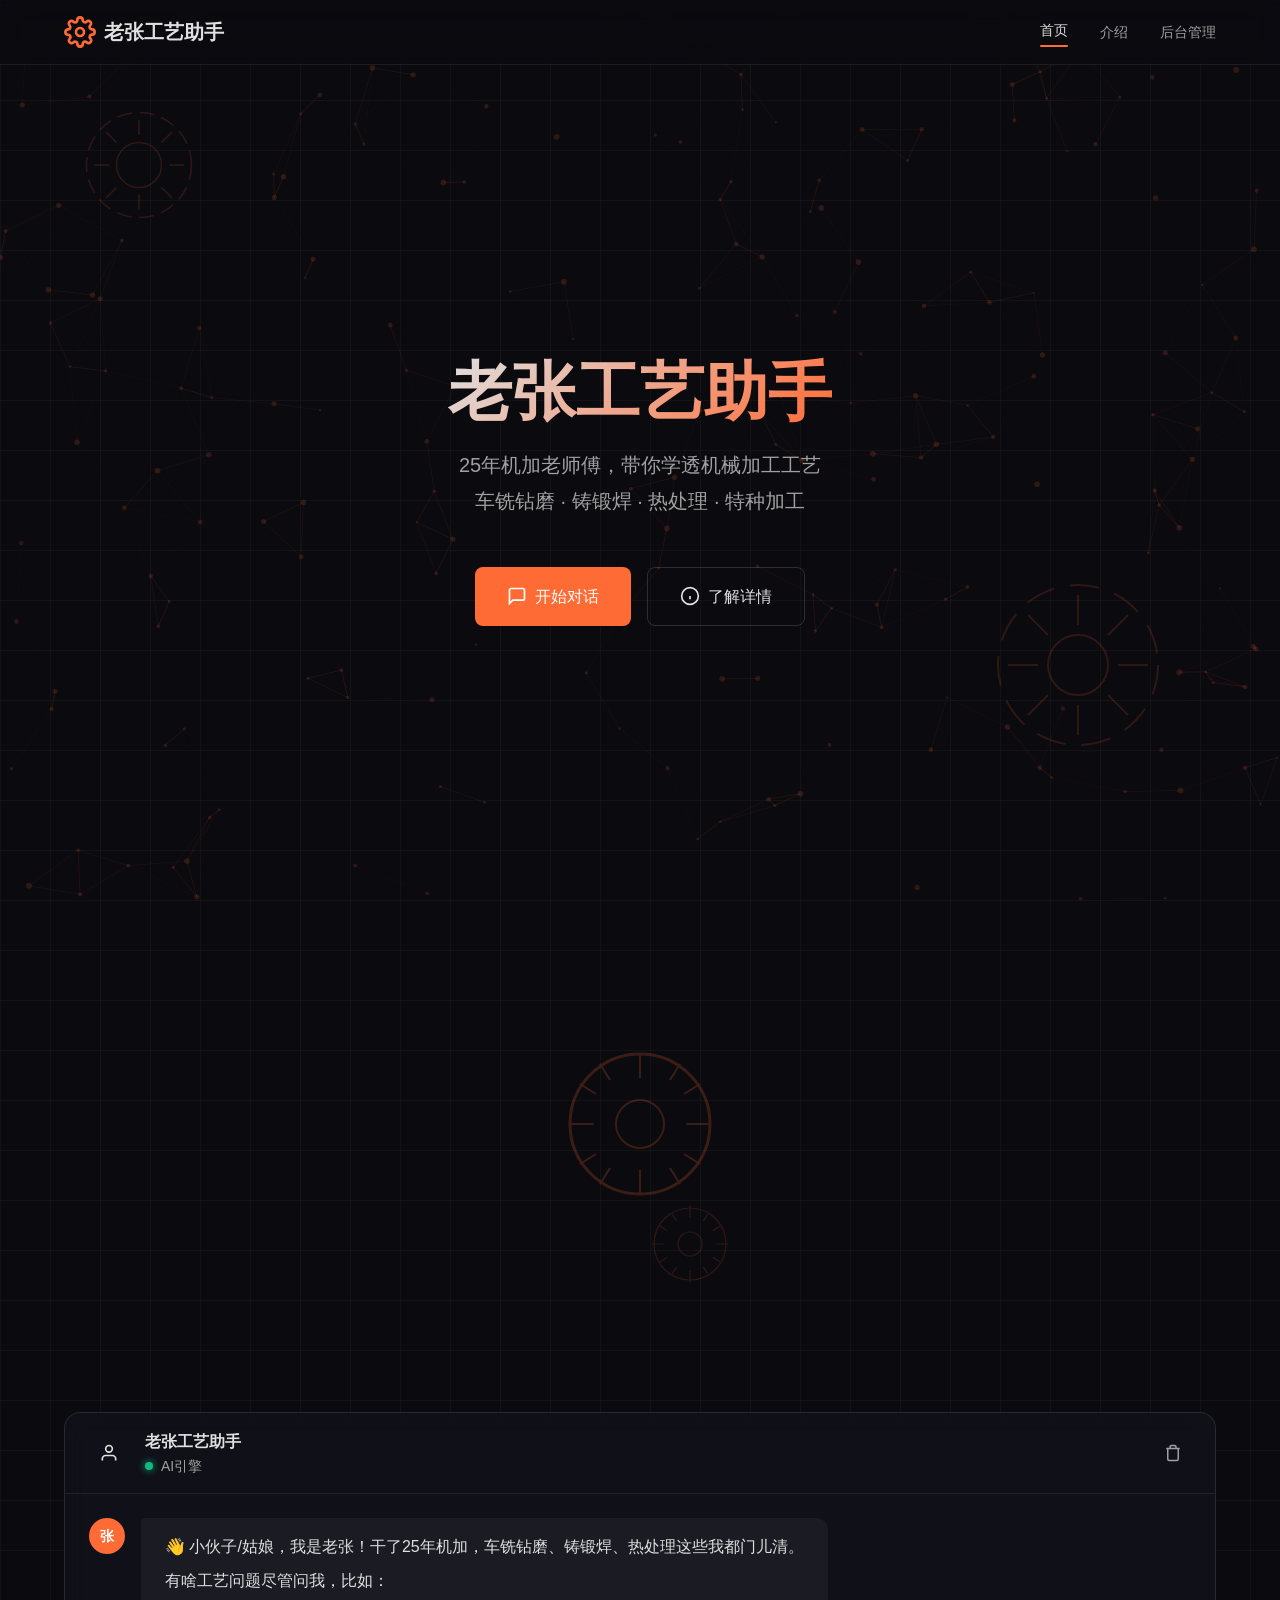
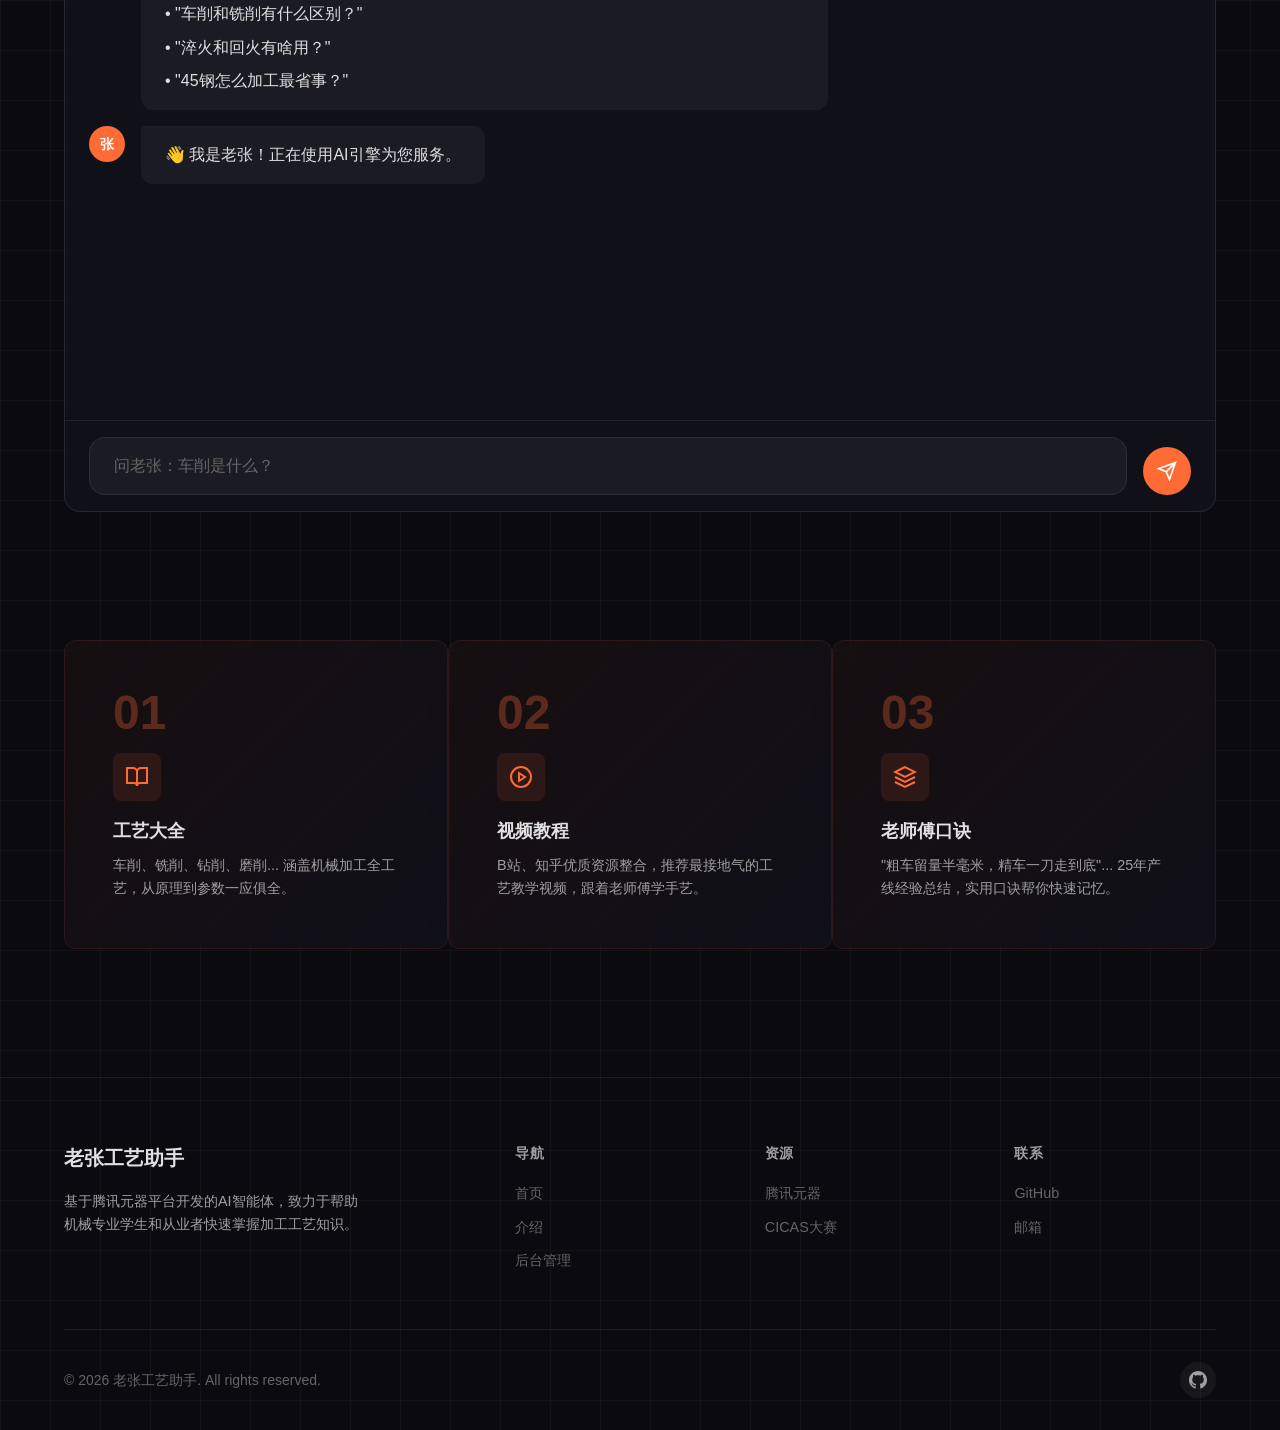
<file: index.html>
<!-- index.html - 老张工艺助手主页 -->
<!DOCTYPE html>
<html lang="zh-CN">
<head>
  <meta charset="UTF-8">
  <meta name="viewport" content="width=device-width, initial-scale=1.0">
  <title>老张工艺助手 - 25年机加老师傅带你学透机械加工工艺</title>
  <meta name="description" content="老张工艺助手是一款基于AI的机械加工工艺推荐智能体，25年机加老师傅经验，帮你解决车铣钻磨、铸锻焊、热处理等加工工艺问题">
  <link rel="icon" type="image/svg+xml" href="favicon.svg">

  <!-- 样式文件 -->
  <link rel="stylesheet" href="css/base.css">
  <link rel="stylesheet" href="css/components.css">
  <link rel="stylesheet" href="css/pages.css">
  
  <!-- 主题色初始化 -->
  <style id="theme-style"></style>
  
  <!-- 背景音乐控件样式 -->
  <style>
    .audio-control {
      display: flex;
      align-items: center;
      margin-left: 16px;
      padding: 6px 12px;
      border-radius: 20px;
      background: rgba(20, 20, 30, 0.6);
      backdrop-filter: blur(12px);
      -webkit-backdrop-filter: blur(12px);
      border: 1px solid rgba(255, 255, 255, 0.1);
    }
    
    .audio-btn {
      display: flex;
      align-items: center;
      justify-content: center;
      width: 32px;
      height: 32px;
      border-radius: 50%;
      background: transparent;
      border: none;
      color: var(--text-secondary);
      cursor: pointer;
      transition: all 0.2s ease;
    }
    
    .audio-btn:hover {
      background: rgba(255, 255, 255, 0.1);
      color: var(--theme-primary);
    }
    
    @media (max-width: 768px) {
      .audio-control {
        margin-left: auto;
        margin-right: 12px;
      }
    }
  </style>
</head>
<body class="grid-bg">
  <!-- 导航栏 -->
  <nav class="navbar">
    <div class="container">
      <a href="index.html" class="navbar-brand">
        <svg viewBox="0 0 24 24" fill="none" stroke="currentColor" stroke-width="2" stroke-linecap="round" stroke-linejoin="round">
          <circle cx="12" cy="12" r="3"/>
          <path d="M19.4 15a1.65 1.65 0 0 0 .33 1.82l.06.06a2 2 0 0 1 0 2.83 2 2 0 0 1-2.83 0l-.06-.06a1.65 1.65 0 0 0-1.82-.33 1.65 1.65 0 0 0-1 1.51V21a2 2 0 0 1-2 2 2 2 0 0 1-2-2v-.09A1.65 1.65 0 0 0 9 19.4a1.65 1.65 0 0 0-1.82.33l-.06.06a2 2 0 0 1-2.83 0 2 2 0 0 1 0-2.83l.06-.06a1.65 1.65 0 0 0 .33-1.82 1.65 1.65 0 0 0-1.51-1H3a2 2 0 0 1-2-2 2 2 0 0 1 2-2h.09A1.65 1.65 0 0 0 4.6 9a1.65 1.65 0 0 0-.33-1.82l-.06-.06a2 2 0 0 1 0-2.83 2 2 0 0 1 2.83 0l.06.06a1.65 1.65 0 0 0 1.82.33H9a1.65 1.65 0 0 0 1-1.51V3a2 2 0 0 1 2-2 2 2 0 0 1 2 2v.09a1.65 1.65 0 0 0 1 1.51 1.65 1.65 0 0 0 1.82-.33l.06-.06a2 2 0 0 1 2.83 0 2 2 0 0 1 0 2.83l-.06.06a1.65 1.65 0 0 0-.33 1.82V9a1.65 1.65 0 0 0 1.51 1H21a2 2 0 0 1 2 2 2 2 0 0 1-2 2h-.09a1.65 1.65 0 0 0-1.51 1z"/>
        </svg>
        <span>老张工艺助手</span>
      </a>
      
      <button class="navbar-toggle" id="navbarToggle">
        <span></span>
        <span></span>
        <span></span>
      </button>
      
      <ul class="navbar-nav" id="navbarNav">
        <li><a href="index.html" class="active">首页</a></li>
        <li><a href="about.html">介绍</a></li>
        <li><a href="login.html">后台管理</a></li>
      </ul>
      
      <!-- 背景音乐控件 -->
      <div class="audio-control glass" id="audioControl" style="display: none;">
        <button class="audio-btn" id="audioToggle" title="背景音乐">
          <svg id="audioIconOn" width="18" height="18" viewBox="0 0 24 24" fill="none" stroke="currentColor" stroke-width="2">
            <polygon points="11 5 6 9 2 9 2 15 6 15 11 19 11 5"/>
            <path d="M19.07 4.93a10 10 0 0 1 0 14.14M15.54 8.46a5 5 0 0 1 0 7.07"/>
          </svg>
          <svg id="audioIconOff" width="18" height="18" viewBox="0 0 24 24" fill="none" stroke="currentColor" stroke-width="2" style="display: none;">
            <polygon points="11 5 6 9 2 9 2 15 6 15 11 19 11 5"/>
            <line x1="23" y1="9" x2="17" y2="15"/>
            <line x1="17" y1="9" x2="23" y2="15"/>
          </svg>
        </button>
      </div>
    </div>
  </nav>

  <!-- 第1屏：Hero区域 -->
  <section class="hero" id="hero">
    <canvas class="hero-particles" id="particlesCanvas"></canvas>
    
    <!-- 装饰齿轮 -->
    <div class="gear-decoration" style="top: 10%; left: 5%; width: 150px; height: 150px;">
      <svg viewBox="0 0 100 100" class="gear-spin-slow">
        <circle cx="50" cy="50" r="15"/>
        <path d="M50 20v10M50 70v10M20 50h10M70 50h10M28 28l7 7M65 65l7 7M28 72l7-7M65 35l7-7"/>
        <circle cx="50" cy="50" r="35" fill="none" stroke-dasharray="10 5"/>
      </svg>
    </div>
    <div class="gear-decoration" style="bottom: 15%; right: 8%; width: 200px; height: 200px;">
      <svg viewBox="0 0 100 100" class="gear-spin-reverse">
        <circle cx="50" cy="50" r="15"/>
        <path d="M50 15v15M50 70v15M15 50h15M70 50h15M25 25l10 10M65 65l10 10M25 75l10-10M65 35l10-10"/>
        <circle cx="50" cy="50" r="40" fill="none" stroke-dasharray="15 8"/>
      </svg>
    </div>
    
    <div class="hero-content">
      <h1 class="hero-title animate-fadeInUp">老张工艺助手</h1>
      <p class="hero-subtitle animate-fadeInUp delay-1">
        25年机加老师傅，带你学透机械加工工艺<br>
        车铣钻磨 · 铸锻焊 · 热处理 · 特种加工
      </p>
      <div class="hero-actions animate-fadeInUp delay-2">
        <a href="#chat" class="btn-primary">
          <svg width="20" height="20" viewBox="0 0 24 24" fill="none" stroke="currentColor" stroke-width="2">
            <path d="M21 15a2 2 0 0 1-2 2H7l-4 4V5a2 2 0 0 1 2-2h14a2 2 0 0 1 2 2z"/>
          </svg>
          开始对话
        </a>
        <a href="about.html" class="btn-secondary">
          <svg width="20" height="20" viewBox="0 0 24 24" fill="none" stroke="currentColor" stroke-width="2">
            <circle cx="12" cy="12" r="10"/>
            <path d="M12 16v-4M12 8h.01"/>
          </svg>
          了解详情
        </a>
      </div>
    </div>
  </section>

  <!-- 第2屏：智能体对话试用区 -->
  <section class="chat-section" id="chat">
    <div class="container">
      <div class="chat-layout">
        <!-- 左侧装饰 -->
        <div class="chat-decoration hidden-mobile">
          <div class="gear-decoration" style="position: relative; width: 200px; height: 200px; opacity: 0.2;">
            <svg viewBox="0 0 100 100" class="gear-spin-slow">
              <circle cx="50" cy="50" r="12"/>
              <path d="M50 15v12M50 73v12M15 50h12M73 50h12"/>
              <circle cx="50" cy="50" r="35" fill="none" stroke-width="1.5"/>
              <path d="M30 20l5 8M70 20l-5 8M30 80l5-8M70 80l-5-8M20 30l8 5M80 30l-8 5M20 70l8-5M80 70l-8-5"/>
            </svg>
          </div>
          <div class="gear-decoration" style="position: relative; width: 120px; height: 120px; margin-top: -40px; margin-left: 100px; opacity: 0.15;">
            <svg viewBox="0 0 100 100" class="gear-spin-reverse">
              <circle cx="50" cy="50" r="10"/>
              <path d="M50 18v10M50 72v10M18 50h10M72 50h10"/>
              <circle cx="50" cy="50" r="30" fill="none"/>
              <path d="M35 25l4 6M65 25l-4 6M35 75l4-6M65 75l-4-6M25 35l6 4M75 35l-6 4M25 65l6-4M75 65l-6-4"/>
            </svg>
          </div>
        </div>
        
        <!-- 对话窗口 -->
        <div class="chat-window-wrapper">
          <div class="chat-window">
            <!-- 头部 -->
            <div class="chat-header">
              <div class="chat-header-info">
                <div class="chat-avatar" style="width: 40px; height: 40px; font-size: 1rem;">
                  <svg width="20" height="20" viewBox="0 0 24 24" fill="none" stroke="currentColor" stroke-width="2">
                    <path d="M20 21v-2a4 4 0 0 0-4-4H8a4 4 0 0 0-4 4v2"/>
                    <circle cx="12" cy="7" r="4"/>
                  </svg>
                </div>
                <div>
                  <div class="chat-header-title">老张工艺助手</div>
                  <div class="chat-header-status">
                    <span class="status-dot online"></span>
                    <span>在线</span>
                  </div>
                </div>
              </div>
              <button class="btn-icon" id="clearChatBtn" title="清空对话">
                <svg width="18" height="18" viewBox="0 0 24 24" fill="none" stroke="currentColor" stroke-width="2">
                  <path d="M3 6h18M19 6v14a2 2 0 0 1-2 2H7a2 2 0 0 1-2-2V6m3 0V4a2 2 0 0 1 2-2h4a2 2 0 0 1 2 2v2"/>
                </svg>
              </button>
            </div>
            
            <!-- 消息区域 -->
            <div class="chat-messages" id="chatMessages">
              <!-- 欢迎消息 -->
              <div class="chat-message ai">
                <div class="chat-avatar">张</div>
                <div class="chat-bubble">
                  <p>👋 小伙子/姑娘，我是老张！干了25年机加，车铣钻磨、铸锻焊、热处理这些我都门儿清。</p>
                  <p>有啥工艺问题尽管问我，比如：</p>
                  <p>• "车削和铣削有什么区别？"</p>
                  <p>• "淬火和回火有啥用？"</p>
                  <p>• "45钢怎么加工最省事？"</p>
                </div>
              </div>
            </div>
            
            <!-- 输入区域 -->
            <div class="chat-input-area">
              <div class="chat-input-wrapper">
                <textarea 
                  class="chat-input" 
                  id="chatInput" 
                  placeholder="问老张：车削是什么？"
                  rows="1"
                ></textarea>
                <button class="chat-send-btn" id="sendBtn">
                  <svg width="20" height="20" viewBox="0 0 24 24" fill="none" stroke="currentColor" stroke-width="2">
                    <path d="M22 2L11 13M22 2l-7 20-4-9-9-4 20-7z"/>
                  </svg>
                </button>
              </div>
            </div>
          </div>
        </div>
      </div>
    </div>
  </section>

  <!-- 第3屏：快速导航/页脚 -->
  <section class="features-section">
    <div class="container">
      <div class="grid grid-3">
        <!-- 工艺大全 -->
        <div class="card feature-card">
          <div class="feature-number">01</div>
          <div class="card-icon">
            <svg width="24" height="24" viewBox="0 0 24 24" fill="none" stroke="currentColor" stroke-width="2">
              <path d="M2 3h6a4 4 0 0 1 4 4v14a3 3 0 0 0-3-3H2z"/>
              <path d="M22 3h-6a4 4 0 0 0-4 4v14a3 3 0 0 1 3-3h7z"/>
            </svg>
          </div>
          <h3 class="card-title">工艺大全</h3>
          <p class="card-desc">车削、铣削、钻削、磨削... 涵盖机械加工全工艺，从原理到参数一应俱全。</p>
        </div>
        
        <!-- 视频教程 -->
        <div class="card feature-card">
          <div class="feature-number">02</div>
          <div class="card-icon">
            <svg width="24" height="24" viewBox="0 0 24 24" fill="none" stroke="currentColor" stroke-width="2">
              <circle cx="12" cy="12" r="10"/>
              <polygon points="10 8 16 12 10 16 10 8"/>
            </svg>
          </div>
          <h3 class="card-title">视频教程</h3>
          <p class="card-desc">B站、知乎优质资源整合，推荐最接地气的工艺教学视频，跟着老师傅学手艺。</p>
        </div>
        
        <!-- 老师傅口诀 -->
        <div class="card feature-card">
          <div class="feature-number">03</div>
          <div class="card-icon">
            <svg width="24" height="24" viewBox="0 0 24 24" fill="none" stroke="currentColor" stroke-width="2">
              <path d="M12 2L2 7l10 5 10-5-10-5zM2 17l10 5 10-5M2 12l10 5 10-5"/>
            </svg>
          </div>
          <h3 class="card-title">老师傅口诀</h3>
          <p class="card-desc">"粗车留量半毫米，精车一刀走到底"... 25年产线经验总结，实用口诀帮你快速记忆。</p>
        </div>
      </div>
    </div>
  </section>

  <!-- 页脚 -->
  <footer class="footer">
    <div class="container">
      <div class="footer-content">
        <div class="footer-brand">
          <div class="footer-brand-title">老张工艺助手</div>
          <p class="footer-brand-desc">基于腾讯元器平台开发的AI智能体，致力于帮助机械专业学生和从业者快速掌握加工工艺知识。</p>
        </div>
        
        <div>
          <div class="footer-links-title">导航</div>
          <ul class="footer-links">
            <li><a href="index.html">首页</a></li>
            <li><a href="about.html">介绍</a></li>
            <li><a href="login.html">后台管理</a></li>
          </ul>
        </div>
        
        <div>
          <div class="footer-links-title">资源</div>
          <ul class="footer-links">
            <li><a href="https://yuanqi.tencent.com" target="_blank">腾讯元器</a></li>
            <li><a href="https://www.cicas.cn" target="_blank">CICAS大赛</a></li>
          </ul>
        </div>
        
        <div>
          <div class="footer-links-title">联系</div>
          <ul class="footer-links">
            <li><a href="https://github.com/jokerkenny00137" target="_blank">GitHub</a></li>
            <li><a href="mailto:jokerkenny@qq.com">邮箱</a></li>
          </ul>
        </div>
      </div>
      
      <div class="footer-bottom">
        <div class="footer-copyright">
          © 2026 老张工艺助手. All rights reserved.
        </div>
        <div class="footer-social">
          <a href="https://github.com/jokerkenny00137" target="_blank" title="GitHub">
            <svg width="18" height="18" viewBox="0 0 24 24" fill="currentColor">
              <path d="M12 0c-6.626 0-12 5.373-12 12 0 5.302 3.438 9.8 8.207 11.387.599.111.793-.261.793-.577v-2.234c-3.338.726-4.033-1.416-4.033-1.416-.546-1.387-1.333-1.756-1.333-1.756-1.089-.745.083-.729.083-.729 1.205.084 1.839 1.237 1.839 1.237 1.07 1.834 2.807 1.304 3.492.997.107-.775.418-1.305.762-1.604-2.665-.305-5.467-1.334-5.467-5.931 0-1.311.469-2.381 1.236-3.221-.124-.303-.535-1.524.117-3.176 0 0 1.008-.322 3.301 1.23.957-.266 1.983-.399 3.003-.404 1.02.005 2.047.138 3.006.404 2.291-1.552 3.297-1.23 3.297-1.23.653 1.653.242 2.874.118 3.176.77.84 1.235 1.911 1.235 3.221 0 4.609-2.807 5.624-5.479 5.921.43.372.823 1.102.823 2.222v3.293c0 .319.192.694.801.576 4.765-1.589 8.199-6.086 8.199-11.386 0-6.627-5.373-12-12-12z"/>
            </svg>
          </a>
        </div>
      </div>
    </div>
  </footer>

  <!-- JavaScript文件 -->
  <script src="js/storage.js"></script>
  <script src="js/storage-server.js"></script>
  <script src="js/main.js"></script>
  <script src="js/chat.js"></script>
  
  <!-- 从服务器加载配置 -->
  <script>
    // 页面加载时从服务器获取最新配置
    document.addEventListener('DOMContentLoaded', async () => {
      try {
        const response = await fetch('./api/config.json?t=' + Date.now());
        if (response.ok) {
          const config = await response.json();
          
          // 应用主题
          if (config.theme) {
            const themeColors = {
              orange: { primary: '#ff6b35', primaryLight: '#ff8555' },
              blue: { primary: '#4a90d9', primaryLight: '#6aa8e8' },
              red: { primary: '#e74c3c', primaryLight: '#ec7063' }
            };
            const colors = themeColors[config.theme] || themeColors.orange;
            const styleTag = document.getElementById('theme-style');
            if (styleTag) {
              styleTag.textContent = `
                :root {
                  --theme-primary: ${colors.primary};
                  --theme-primary-light: ${colors.primaryLight};
                }
              `;
            }
          }
          
          // 应用背景图片
          if (config.backgroundImage) {
            const hero = document.getElementById('hero');
            if (hero) {
              hero.style.backgroundImage = `url(${config.backgroundImage})`;
              hero.style.backgroundSize = 'cover';
              hero.style.backgroundPosition = 'center';
            }
          }
          
          // 加载背景音乐
          if (config.backgroundAudio) {
            loadBackgroundAudio(config.backgroundAudio);
          }
          
          console.log('已从服务器加载配置:', config);
        }
      } catch (error) {
        console.log('从服务器加载配置失败:', error);
      }
    });
    
    // 加载背景音乐
    function loadBackgroundAudio(audioUrl) {
      const audioControl = document.getElementById('audioControl');
      const audioToggle = document.getElementById('audioToggle');
      const audioIconOn = document.getElementById('audioIconOn');
      const audioIconOff = document.getElementById('audioIconOff');
      
      if (!audioControl || !audioToggle) return;
      
      // 创建音频元素
      const audio = document.createElement('audio');
      audio.id = 'bgAudio';
      audio.loop = true;
      audio.volume = 0.3;
      audio.src = audioUrl;
      document.body.appendChild(audio);
      
      // 显示音频控制按钮
      audioControl.style.display = 'flex';
      
      // 默认开启背景音乐
      let isMuted = false;
      audio.muted = false;
      audioIconOn.style.display = 'block';
      audioIconOff.style.display = 'none';
      
      // 点击切换静音/播放
      audioToggle.addEventListener('click', () => {
        isMuted = !isMuted;
        audio.muted = isMuted;
        
        if (isMuted) {
          audioIconOn.style.display = 'none';
          audioIconOff.style.display = 'block';
          audio.pause();
        } else {
          audioIconOn.style.display = 'block';
          audioIconOff.style.display = 'none';
          audio.play().catch(e => console.log('音频播放失败:', e));
        }
      });
      
      // 尝试自动播放（可能被浏览器阻止）
      document.addEventListener('click', function initAudio() {
        if (!isMuted) {
          audio.play().catch(e => console.log('音频播放失败:', e));
        }
        document.removeEventListener('click', initAudio);
      }, { once: true });
    }
  </script>
</body>
</html>
</file>
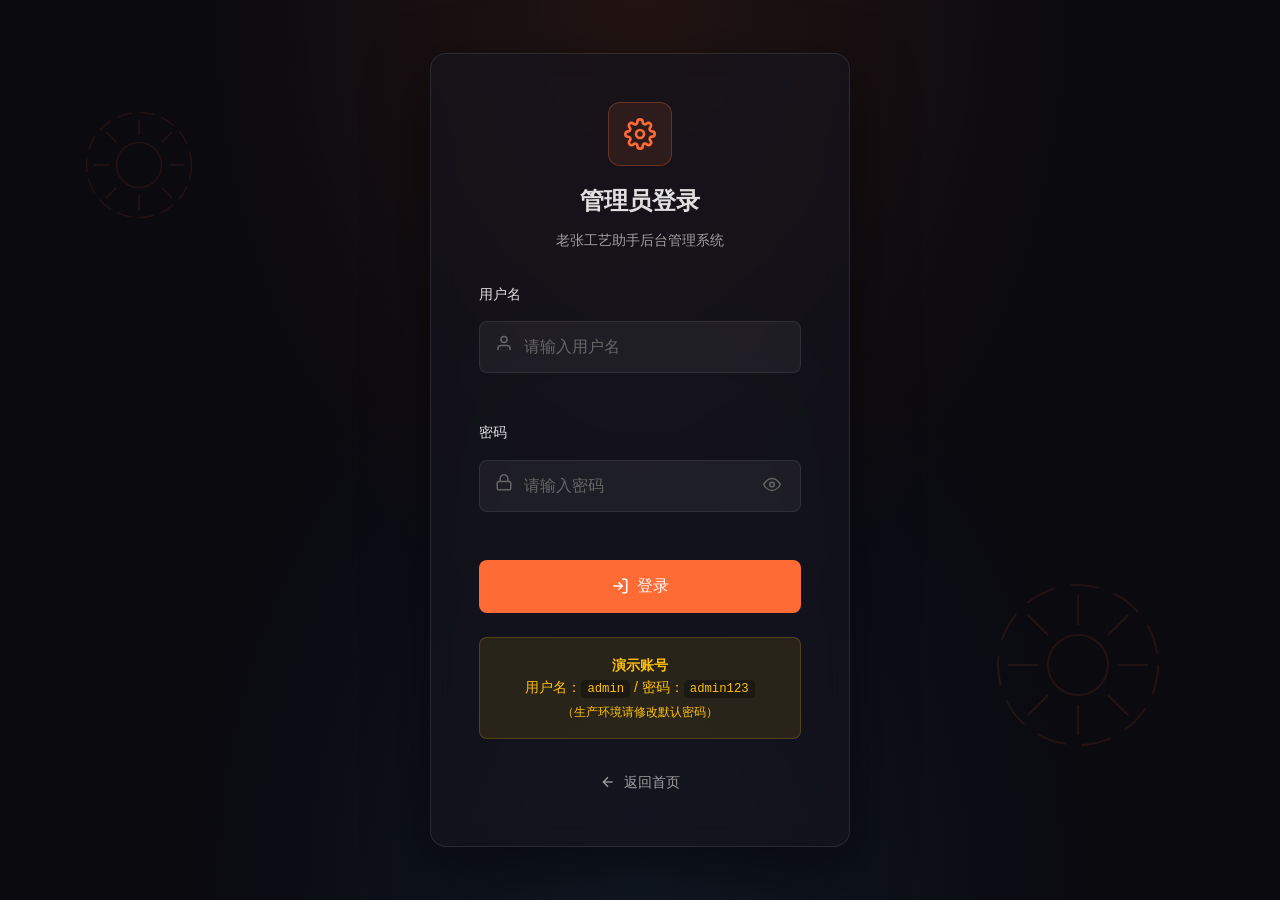
<file: admin.html>
<!-- admin.html - 老张工艺助手管理员后台 -->
<!DOCTYPE html>
<html lang="zh-CN">
<head>
  <meta charset="UTF-8">
  <meta name="viewport" content="width=device-width, initial-scale=1.0">
  <title>后台管理 - 老张工艺助手</title>
  <meta name="description" content="老张工艺助手管理员后台管理系统">
  <link rel="icon" type="image/svg+xml" href="favicon.svg">

  <!-- 样式文件 -->
  <link rel="stylesheet" href="css/base.css">
  <link rel="stylesheet" href="css/components.css">
  
  <!-- 主题色初始化 -->
  <style id="theme-style"></style>
  
  <!-- 后台专用样式 -->
  <style>
    /* 后台布局 */
    .admin-page {
      min-height: 100vh;
      display: flex;
    }
    
    /* 侧边栏 */
    .admin-sidebar {
      width: 260px;
      background: rgba(10, 10, 15, 0.95);
      border-right: 1px solid var(--border-color);
      display: flex;
      flex-direction: column;
      position: fixed;
      top: 0;
      left: 0;
      bottom: 0;
      z-index: 100;
    }
    
    .admin-sidebar-header {
      padding: var(--spacing-lg);
      border-bottom: 1px solid var(--border-color);
    }
    
    .admin-brand {
      display: flex;
      align-items: center;
      gap: var(--spacing-sm);
      color: var(--text-primary);
      font-weight: 600;
    }
    
    .admin-brand svg {
      width: 28px;
      height: 28px;
      color: var(--theme-primary);
    }
    
    .admin-nav {
      flex: 1;
      padding: var(--spacing-md);
    }
    
    .admin-nav-list {
      list-style: none;
    }
    
    .admin-nav-item {
      margin-bottom: var(--spacing-xs);
    }
    
    .admin-nav-link {
      display: flex;
      align-items: center;
      gap: var(--spacing-md);
      padding: var(--spacing-md);
      color: var(--text-secondary);
      border-radius: var(--radius-md);
      transition: all var(--transition-fast);
      cursor: pointer;
    }
    
    .admin-nav-link:hover,
    .admin-nav-link.active {
      background: rgba(255, 255, 255, 0.05);
      color: var(--text-primary);
    }
    
    .admin-nav-link.active {
      background: rgba(255, 107, 53, 0.1);
      color: var(--theme-primary);
    }
    
    .admin-nav-link svg {
      width: 20px;
      height: 20px;
    }
    
    .admin-sidebar-footer {
      padding: var(--spacing-md);
      border-top: 1px solid var(--border-color);
    }
    
    .admin-logout-btn {
      width: 100%;
      display: flex;
      align-items: center;
      justify-content: center;
      gap: var(--spacing-sm);
      padding: var(--spacing-md);
      background: rgba(231, 76, 60, 0.1);
      border: 1px solid rgba(231, 76, 60, 0.2);
      border-radius: var(--radius-md);
      color: var(--accent-red);
      font-size: 0.9rem;
      transition: all var(--transition-fast);
    }
    
    .admin-logout-btn:hover {
      background: rgba(231, 76, 60, 0.2);
    }
    
    /* 主内容区 */
    .admin-main {
      flex: 1;
      margin-left: 260px;
      padding: var(--spacing-xl);
    }
    
    .admin-header {
      display: flex;
      justify-content: space-between;
      align-items: center;
      margin-bottom: var(--spacing-xl);
    }
    
    .admin-title {
      font-size: 1.5rem;
      font-weight: 600;
    }
    
    .admin-actions {
      display: flex;
      gap: var(--spacing-md);
    }
    
    /* 内容面板 */
    .admin-panel {
      display: none;
    }
    
    .admin-panel.active {
      display: block;
    }
    
    .admin-card {
      background: var(--glass-bg);
      backdrop-filter: var(--glass-blur);
      border: var(--glass-border);
      border-radius: var(--radius-lg);
      padding: var(--spacing-xl);
      margin-bottom: var(--spacing-lg);
    }
    
    .admin-card-title {
      font-size: 1.125rem;
      font-weight: 600;
      margin-bottom: var(--spacing-lg);
      padding-bottom: var(--spacing-md);
      border-bottom: 1px solid var(--border-color);
    }
    
    /* 设置项 */
    .setting-item {
      margin-bottom: var(--spacing-lg);
    }
    
    .setting-label {
      display: block;
      margin-bottom: var(--spacing-sm);
      font-weight: 500;
      color: var(--text-primary);
    }
    
    .setting-hint {
      font-size: 0.8rem;
      color: var(--text-muted);
      margin-top: var(--spacing-xs);
    }
    
    /* 主题色选择 */
    .theme-selector {
      display: flex;
      gap: var(--spacing-md);
    }
    
    .theme-option {
      width: 48px;
      height: 48px;
      border-radius: var(--radius-md);
      cursor: pointer;
      border: 2px solid transparent;
      transition: all var(--transition-fast);
      position: relative;
    }
    
    .theme-option:hover {
      transform: scale(1.1);
    }
    
    .theme-option.selected {
      border-color: white;
      box-shadow: 0 0 0 2px var(--bg-primary), 0 0 0 4px var(--theme-primary);
    }
    
    .theme-option.selected::after {
      content: '✓';
      position: absolute;
      top: 50%;
      left: 50%;
      transform: translate(-50%, -50%);
      color: white;
      font-weight: bold;
      text-shadow: 0 1px 2px rgba(0,0,0,0.5);
    }
    
    .theme-orange { background: #ff6b35; }
    .theme-blue { background: #4a90d9; }
    .theme-red { background: #e74c3c; }
    
    /* 对话模式选择器 */
    .mode-selector {
      display: flex;
      flex-direction: column;
      gap: var(--spacing-md);
    }
    
    .mode-option {
      display: flex;
      align-items: center;
      gap: var(--spacing-md);
      padding: var(--spacing-lg);
      background: rgba(255, 255, 255, 0.03);
      border: 2px solid var(--border-color);
      border-radius: var(--radius-lg);
      cursor: pointer;
      transition: all var(--transition-normal);
    }
    
    .mode-option:hover {
      background: rgba(255, 255, 255, 0.05);
      border-color: rgba(255, 255, 255, 0.15);
    }
    
    .mode-option.selected {
      background: rgba(255, 107, 53, 0.1);
      border-color: var(--theme-primary);
    }
    
    .mode-icon {
      font-size: 2rem;
      line-height: 1;
    }
    
    .mode-info {
      flex: 1;
    }
    
    .mode-name {
      font-weight: 600;
      color: var(--text-primary);
      margin-bottom: var(--spacing-xs);
    }
    
    .mode-desc {
      font-size: 0.85rem;
      color: var(--text-secondary);
    }
    
    /* 文件上传 */
    .file-upload-preview {
      margin-top: var(--spacing-md);
      max-width: 300px;
    }
    
    .file-upload-preview img {
      width: 100%;
      border-radius: var(--radius-md);
    }
    
    .file-upload-preview audio {
      width: 100%;
    }
    
    /* 缩略图列表 */
    .thumbnail-grid {
      display: grid;
      grid-template-columns: repeat(auto-fill, minmax(100px, 1fr));
      gap: var(--spacing-md);
      margin-top: var(--spacing-md);
    }
    
    .thumbnail-item {
      position: relative;
      aspect-ratio: 1;
      border-radius: var(--radius-md);
      overflow: hidden;
      border: 1px solid var(--border-color);
    }
    
    .thumbnail-item img {
      width: 100%;
      height: 100%;
      object-fit: cover;
    }
    
    .thumbnail-remove {
      position: absolute;
      top: 4px;
      right: 4px;
      width: 24px;
      height: 24px;
      border-radius: var(--radius-full);
      background: rgba(231, 76, 60, 0.9);
      color: white;
      border: none;
      cursor: pointer;
      display: flex;
      align-items: center;
      justify-content: center;
      font-size: 0.75rem;
      transition: all var(--transition-fast);
    }
    
    .thumbnail-remove:hover {
      background: var(--accent-red);
    }
    
    .thumbnail-add {
      display: flex;
      align-items: center;
      justify-content: center;
      border: 2px dashed var(--border-color);
      cursor: pointer;
      color: var(--text-muted);
      transition: all var(--transition-fast);
      background: rgba(255, 255, 255, 0.02);
    }
    
    .thumbnail-add:hover {
      border-color: var(--theme-primary);
      color: var(--theme-primary);
    }
    
    /* 优势卡片编辑 */
    .advantage-edit {
      background: rgba(255, 255, 255, 0.03);
      border: 1px solid var(--border-color);
      border-radius: var(--radius-md);
      padding: var(--spacing-md);
      margin-bottom: var(--spacing-md);
    }
    
    .advantage-edit-header {
      display: flex;
      align-items: center;
      gap: var(--spacing-sm);
      margin-bottom: var(--spacing-md);
      color: var(--theme-primary);
      font-weight: 500;
    }
    
    /* 预览区域 */
    .preview-links {
      display: grid;
      grid-template-columns: repeat(auto-fit, minmax(200px, 1fr));
      gap: var(--spacing-md);
    }
    
    .preview-card {
      display: flex;
      align-items: center;
      gap: var(--spacing-md);
      padding: var(--spacing-lg);
      background: rgba(255, 255, 255, 0.03);
      border: 1px solid var(--border-color);
      border-radius: var(--radius-md);
      transition: all var(--transition-fast);
      cursor: pointer;
    }
    
    .preview-card:hover {
      border-color: var(--theme-primary);
      background: rgba(255, 107, 53, 0.05);
    }
    
    .preview-card-icon {
      width: 48px;
      height: 48px;
      border-radius: var(--radius-md);
      background: rgba(255, 107, 53, 0.1);
      display: flex;
      align-items: center;
      justify-content: center;
      color: var(--theme-primary);
    }
    
    .preview-card-title {
      font-weight: 500;
      margin-bottom: var(--spacing-xs);
    }
    
    .preview-card-desc {
      font-size: 0.8rem;
      color: var(--text-muted);
    }
    
    /* 移动端菜单 */
    .admin-mobile-toggle {
      display: none;
      position: fixed;
      top: var(--spacing-md);
      left: var(--spacing-md);
      z-index: 101;
      width: 40px;
      height: 40px;
      border-radius: var(--radius-md);
      background: var(--glass-bg);
      border: var(--glass-border);
      backdrop-filter: var(--glass-blur);
      align-items: center;
      justify-content: center;
    }
    
    /* 响应式 */
    @media (max-width: 768px) {
      .admin-sidebar {
        transform: translateX(-100%);
        transition: transform var(--transition-normal);
      }
      
      .admin-sidebar.open {
        transform: translateX(0);
      }
      
      .admin-main {
        margin-left: 0;
        padding-top: 60px;
      }
      
      .admin-mobile-toggle {
        display: flex;
      }
      
      .theme-selector {
        flex-wrap: wrap;
      }
    }
  </style>
</head>
<body class="grid-bg">
  <!-- 移动端菜单按钮 -->
  <button class="admin-mobile-toggle" id="mobileToggle">
    <svg width="20" height="20" viewBox="0 0 24 24" fill="none" stroke="currentColor" stroke-width="2">
      <line x1="3" y1="12" x2="21" y2="12"/>
      <line x1="3" y1="6" x2="21" y2="6"/>
      <line x1="3" y1="18" x2="21" y2="18"/>
    </svg>
  </button>

  <!-- 后台页面 -->
  <div class="admin-page">
    <!-- 侧边栏 -->
    <aside class="admin-sidebar" id="adminSidebar">
      <div class="admin-sidebar-header">
        <a href="index.html" class="admin-brand">
          <svg viewBox="0 0 24 24" fill="none" stroke="currentColor" stroke-width="2" stroke-linecap="round" stroke-linejoin="round">
            <circle cx="12" cy="12" r="3"/>
            <path d="M19.4 15a1.65 1.65 0 0 0 .33 1.82l.06.06a2 2 0 0 1 0 2.83 2 2 0 0 1-2.83 0l-.06-.06a1.65 1.65 0 0 0-1.82-.33 1.65 1.65 0 0 0-1 1.51V21a2 2 0 0 1-2 2 2 2 0 0 1-2-2v-.09A1.65 1.65 0 0 0 9 19.4a1.65 1.65 0 0 0-1.82.33l-.06.06a2 2 0 0 1-2.83 0 2 2 0 0 1 0-2.83l.06-.06a1.65 1.65 0 0 0 .33-1.82 1.65 1.65 0 0 0-1.51-1H3a2 2 0 0 1-2-2 2 2 0 0 1 2-2h.09A1.65 1.65 0 0 0 4.6 9a1.65 1.65 0 0 0-.33-1.82l-.06-.06a2 2 0 0 1 0-2.83 2 2 0 0 1 2.83 0l.06.06a1.65 1.65 0 0 0 1.82.33H9a1.65 1.65 0 0 0 1-1.51V3a2 2 0 0 1 2-2 2 2 0 0 1 2 2v.09a1.65 1.65 0 0 0 1 1.51 1.65 1.65 0 0 0 1.82-.33l.06-.06a2 2 0 0 1 2.83 0 2 2 0 0 1 0 2.83l-.06.06a1.65 1.65 0 0 0-.33 1.82V9a1.65 1.65 0 0 0 1.51 1H21a2 2 0 0 1 2 2 2 2 0 0 1-2 2h-.09a1.65 1.65 0 0 0-1.51 1z"/>
          </svg>
          <span>后台管理</span>
        </a>
      </div>
      
      <nav class="admin-nav">
        <ul class="admin-nav-list">
          <li class="admin-nav-item">
            <a class="admin-nav-link active" data-panel="appearance">
              <svg viewBox="0 0 24 24" fill="none" stroke="currentColor" stroke-width="2">
                <circle cx="12" cy="12" r="10"/>
                <path d="M12 2v4M12 18v4M2 12h4M18 12h4"/>
              </svg>
              外观设置
            </a>
          </li>
          <li class="admin-nav-item">
            <a class="admin-nav-link" data-panel="content">
              <svg viewBox="0 0 24 24" fill="none" stroke="currentColor" stroke-width="2">
                <path d="M14 2H6a2 2 0 0 0-2 2v16a2 2 0 0 0 2 2h12a2 2 0 0 0 2-2V8z"/>
                <polyline points="14 2 14 8 20 8"/>
                <line x1="16" y1="13" x2="8" y2="13"/>
                <line x1="16" y1="17" x2="8" y2="17"/>
                <polyline points="10 9 9 9 8 9"/>
              </svg>
              内容管理
            </a>
          </li>
          <li class="admin-nav-item">
            <a class="admin-nav-link" data-panel="preview">
              <svg viewBox="0 0 24 24" fill="none" stroke="currentColor" stroke-width="2">
                <path d="M1 12s4-8 11-8 11 8 11 8-4 8-11 8-11-8-11-8z"/>
                <circle cx="12" cy="12" r="3"/>
              </svg>
              预览
            </a>
          </li>
        </ul>
      </nav>
      
      <div class="admin-sidebar-footer">
        <button class="admin-logout-btn" id="logoutBtn">
          <svg width="18" height="18" viewBox="0 0 24 24" fill="none" stroke="currentColor" stroke-width="2">
            <path d="M9 21H5a2 2 0 0 1-2-2V5a2 2 0 0 1 2-2h4"/>
            <polyline points="16 17 21 12 16 7"/>
            <line x1="21" y1="12" x2="9" y2="12"/>
          </svg>
          退出登录
        </button>
      </div>
    </aside>

    <!-- 主内容区 -->
    <main class="admin-main">
      <!-- 头部 -->
      <div class="admin-header">
        <h1 class="admin-title" id="pageTitle">外观设置</h1>
        <div class="admin-actions">
          <button class="btn-secondary" id="resetBtn">
            <svg width="16" height="16" viewBox="0 0 24 24" fill="none" stroke="currentColor" stroke-width="2">
              <polyline points="23 4 23 10 17 10"/>
              <path d="M20.49 15a9 9 0 1 1-2.12-9.36L23 10"/>
            </svg>
            重置默认
          </button>
          <button class="btn-primary" id="saveBtn">
            <svg width="16" height="16" viewBox="0 0 24 24" fill="none" stroke="currentColor" stroke-width="2">
              <path d="M19 21H5a2 2 0 0 1-2-2V5a2 2 0 0 1 2-2h11l5 5v11a2 2 0 0 1-2 2z"/>
              <polyline points="17 21 17 13 7 13 7 21"/>
              <polyline points="7 3 7 8 15 8"/>
            </svg>
            保存设置
          </button>
        </div>
      </div>

      <!-- 外观设置面板 -->
      <div class="admin-panel active" id="panel-appearance">
        <!-- 主题色设置 -->
        <div class="admin-card">
          <h2 class="admin-card-title">主题颜色</h2>
          <div class="setting-item">
            <label class="setting-label">选择主题色</label>
            <div class="theme-selector" id="themeSelector">
              <div class="theme-option theme-orange selected" data-theme="orange" title="工业橙"></div>
              <div class="theme-option theme-blue" data-theme="blue" title="钢蓝"></div>
              <div class="theme-option theme-red" data-theme="red" title="熔岩红"></div>
            </div>
            <p class="setting-hint">选择网站的主色调，将应用于按钮、高亮、边框等元素</p>
          </div>
        </div>

        <!-- 背景图片设置 -->
        <div class="admin-card">
          <h2 class="admin-card-title">背景图片</h2>
          <div class="setting-item">
            <label class="setting-label">上传背景图片</label>
            <div class="file-upload" id="bgImageUpload">
              <input type="file" id="bgImageInput" accept="image/*">
              <div class="file-upload-icon">
                <svg width="48" height="48" viewBox="0 0 24 24" fill="none" stroke="currentColor" stroke-width="1.5">
                  <rect x="3" y="3" width="18" height="18" rx="2" ry="2"/>
                  <circle cx="8.5" cy="8.5" r="1.5"/>
                  <polyline points="21 15 16 10 5 21"/>
                </svg>
              </div>
              <div class="file-upload-text">点击或拖拽上传背景图片</div>
              <div class="file-upload-hint">支持 JPG、PNG、GIF 格式，最大 5MB</div>
            </div>
            <div class="file-upload-preview" id="bgImagePreview" style="display: none;">
              <img src="" alt="背景预览">
              <button class="btn-secondary mt-md" id="removeBgImage" style="width: 100%;">
                移除背景图片
              </button>
            </div>
          </div>
        </div>

        <!-- 背景音乐设置 -->
        <div class="admin-card">
          <h2 class="admin-card-title">背景音乐</h2>
          <div class="setting-item">
            <label class="setting-label">上传背景音乐</label>
            <div class="file-upload" id="bgAudioUpload">
              <input type="file" id="bgAudioInput" accept="audio/*">
              <div class="file-upload-icon">
                <svg width="48" height="48" viewBox="0 0 24 24" fill="none" stroke="currentColor" stroke-width="1.5">
                  <path d="M9 18V5l12-2v13"/>
                  <circle cx="6" cy="18" r="3"/>
                  <circle cx="18" cy="16" r="3"/>
                </svg>
              </div>
              <div class="file-upload-text">点击或拖拽上传背景音乐</div>
              <div class="file-upload-hint">支持 MP3、WAV、OGG 格式，最大 10MB</div>
            </div>
            <div class="file-upload-preview" id="bgAudioPreview" style="display: none;">
              <audio controls id="bgAudioPlayer"></audio>
              <button class="btn-secondary mt-md" id="removeBgAudio" style="width: 100%;">
                移除背景音乐
              </button>
            </div>
          </div>
        </div>

        <!-- 对话模式设置 -->
        <div class="admin-card">
          <h2 class="admin-card-title">对话模式</h2>
          <div class="setting-item">
            <label class="setting-label">选择对话模式</label>
            <div class="mode-selector" id="chatModeSelector">
              <div class="mode-option selected" data-mode="iframe">
                <div class="mode-icon">🤖</div>
                <div class="mode-info">
                  <div class="mode-name">腾讯元器嵌入</div>
                  <div class="mode-desc">使用官方iframe嵌入，最稳定的方案</div>
                </div>
              </div>
              <div class="mode-option" data-mode="api">
                <div class="mode-icon">⚡</div>
                <div class="mode-info">
                  <div class="mode-name">API直接调用</div>
                  <div class="mode-desc">直接调用腾讯元器API，可能遇到跨域限制</div>
                </div>
              </div>
              <div class="mode-option" data-mode="mock">
                <div class="mode-icon">💬</div>
                <div class="mode-info">
                  <div class="mode-name">本地模拟回复</div>
                  <div class="mode-desc">使用预设的本地回复，无需联网，适合演示</div>
                </div>
              </div>
            </div>
            <p class="setting-hint">切换模式后，刷新首页即可生效</p>
          </div>
          
          <!-- iframe URL 设置 -->
          <div class="setting-item" id="iframeUrlSetting">
            <label class="setting-label">腾讯元器嵌入链接</label>
            <input type="text" class="glass-input" id="iframeUrlInput" placeholder="https://yuanqi.tencent.com/webim/#/chat/...">
            <p class="setting-hint">从腾讯元器控制台获取的网页嵌入链接</p>
          </div>
        </div>
      </div>

      <!-- 内容管理面板 -->
      <div class="admin-panel" id="panel-content">
        <!-- 介绍页标题 -->
        <div class="admin-card">
          <h2 class="admin-card-title">介绍页标题</h2>
          <div class="setting-item">
            <label class="setting-label">页面主标题</label>
            <input type="text" class="glass-input" id="aboutTitle" placeholder="输入介绍页标题">
          </div>
        </div>

        <!-- 产品概述模块 -->
        <div class="admin-card">
          <h2 class="admin-card-title">产品概述</h2>
          <div class="setting-item">
            <label class="setting-label">概述标题</label>
            <input type="text" class="glass-input" id="overviewTitle" placeholder="为什么做老张工艺助手？">
          </div>
          <div class="setting-item">
            <label class="setting-label">引导语</label>
            <textarea class="glass-input form-textarea" id="overviewLead" rows="2" placeholder="机械加工工艺是..."></textarea>
          </div>
          <div id="painPointsList">
            <!-- 痛点列表动态添加 -->
          </div>
          <div class="setting-item">
            <label class="setting-label">解决方案标题</label>
            <input type="text" class="glass-input" id="solutionTitle" placeholder="解决方案">
          </div>
          <div class="setting-item">
            <label class="setting-label">解决方案内容</label>
            <textarea class="glass-input form-textarea" id="solutionContent" rows="4" placeholder="老张工艺助手基于..."></textarea>
          </div>
          <div class="setting-item">
            <label class="setting-label">概述配图</label>
            <div class="file-upload" id="overviewImageUpload">
              <input type="file" id="overviewImageInput" accept="image/*">
              <div class="file-upload-icon">
                <svg width="48" height="48" viewBox="0 0 24 24" fill="none" stroke="currentColor" stroke-width="1.5">
                  <rect x="3" y="3" width="18" height="18" rx="2" ry="2"/>
                  <circle cx="8.5" cy="8.5" r="1.5"/>
                  <polyline points="21 15 16 10 5 21"/>
                </svg>
              </div>
              <div class="file-upload-text">点击上传概述配图</div>
              <div class="file-upload-hint">支持 JPG、PNG 格式，最大 5MB</div>
            </div>
            <div class="file-upload-preview" id="overviewImagePreview" style="display: none;">
              <img src="" alt="概述配图预览">
              <button class="btn-secondary mt-md" id="removeOverviewImage" style="width: 100%;">移除图片</button>
            </div>
          </div>
        </div>

        <!-- 核心优势卡片 -->
        <div class="admin-card">
          <h2 class="admin-card-title">核心优势卡片</h2>
          <div id="advantagesList"></div>
        </div>

        <!-- 技术架构模块 -->
        <div class="admin-card">
          <h2 class="admin-card-title">技术架构</h2>
          <div class="setting-item">
            <label class="setting-label">技术架构标题</label>
            <input type="text" class="glass-input" id="techTitle" placeholder="技术实现方案">
          </div>
          <div id="techCardsList"></div>
          <div class="setting-item">
            <label class="setting-label">架构配图</label>
            <div class="file-upload" id="techImageUpload">
              <input type="file" id="techImageInput" accept="image/*">
              <div class="file-upload-icon">
                <svg width="48" height="48" viewBox="0 0 24 24" fill="none" stroke="currentColor" stroke-width="1.5">
                  <rect x="3" y="3" width="18" height="18" rx="2" ry="2"/>
                  <circle cx="8.5" cy="8.5" r="1.5"/>
                  <polyline points="21 15 16 10 5 21"/>
                </svg>
              </div>
              <div class="file-upload-text">点击上传架构配图</div>
              <div class="file-upload-hint">支持 JPG、PNG 格式，最大 5MB</div>
            </div>
            <div class="file-upload-preview" id="techImagePreview" style="display: none;">
              <img src="" alt="架构配图预览">
              <button class="btn-secondary mt-md" id="removeTechImage" style="width: 100%;">移除图片</button>
            </div>
          </div>
        </div>

        <!-- 应用场景模块 -->
        <div class="admin-card">
          <h2 class="admin-card-title">应用场景</h2>
          <div class="setting-item">
            <label class="setting-label">场景总标题</label>
            <input type="text" class="glass-input" id="scenariosTitle" placeholder="适合谁使用">
          </div>
          <div id="scenariosList"></div>
        </div>

        <!-- 团队介绍模块 -->
        <div class="admin-card">
          <h2 class="admin-card-title">团队介绍</h2>
          <div class="setting-item">
            <label class="setting-label">团队板块标题</label>
            <input type="text" class="glass-input" id="teamTitle" placeholder="关于我们">
          </div>
          <div class="setting-item">
            <label class="setting-label">团队名称</label>
            <input type="text" class="glass-input" id="teamName" placeholder="CICAS 参赛团队">
          </div>
          <div class="setting-item">
            <label class="setting-label">团队描述（用换行分隔段落）</label>
            <textarea class="glass-input form-textarea" id="teamDesc" rows="6" placeholder="第一段描述...
第二段描述..."></textarea>
          </div>
          <div id="teamStatsList"></div>
          <div class="setting-item">
            <label class="setting-label">团队配图</label>
            <div class="file-upload" id="teamImageUpload">
              <input type="file" id="teamImageInput" accept="image/*">
              <div class="file-upload-icon">
                <svg width="48" height="48" viewBox="0 0 24 24" fill="none" stroke="currentColor" stroke-width="1.5">
                  <rect x="3" y="3" width="18" height="18" rx="2" ry="2"/>
                  <circle cx="8.5" cy="8.5" r="1.5"/>
                  <polyline points="21 15 16 10 5 21"/>
                </svg>
              </div>
              <div class="file-upload-text">点击上传团队配图</div>
              <div class="file-upload-hint">支持 JPG、PNG 格式，最大 5MB</div>
            </div>
            <div class="file-upload-preview" id="teamImagePreview" style="display: none;">
              <img src="" alt="团队配图预览">
              <button class="btn-secondary mt-md" id="removeTeamImage" style="width: 100%;">移除图片</button>
            </div>
          </div>
        </div>

        <!-- CTA模块 -->
        <div class="admin-card">
          <h2 class="admin-card-title">CTA 区域</h2>
          <div class="setting-item">
            <label class="setting-label">CTA 标题</label>
            <input type="text" class="glass-input" id="ctaTitle" placeholder="准备好开始学习了吗？">
          </div>
          <div class="setting-item">
            <label class="setting-label">CTA 描述</label>
            <input type="text" class="glass-input" id="ctaDesc" placeholder="立即与老张对话...">
          </div>
          <div class="setting-item">
            <label class="setting-label">按钮文字</label>
            <input type="text" class="glass-input" id="ctaButton" placeholder="开始对话">
          </div>
          <div class="setting-item">
            <label class="setting-label">CTA 背景图</label>
            <div class="file-upload" id="ctaBgUpload">
              <input type="file" id="ctaBgInput" accept="image/*">
              <div class="file-upload-icon">
                <svg width="48" height="48" viewBox="0 0 24 24" fill="none" stroke="currentColor" stroke-width="1.5">
                  <rect x="3" y="3" width="18" height="18" rx="2" ry="2"/>
                  <circle cx="8.5" cy="8.5" r="1.5"/>
                  <polyline points="21 15 16 10 5 21"/>
                </svg>
              </div>
              <div class="file-upload-text">点击上传CTA背景图</div>
              <div class="file-upload-hint">支持 JPG、PNG 格式，最大 5MB</div>
            </div>
            <div class="file-upload-preview" id="ctaBgPreview" style="display: none;">
              <img src="" alt="CTA背景图预览">
              <button class="btn-secondary mt-md" id="removeCtaBg" style="width: 100%;">移除图片</button>
            </div>
          </div>
        </div>
      </div>

      <!-- 预览面板 -->
      <div class="admin-panel" id="panel-preview">
        <div class="admin-card">
          <h2 class="admin-card-title">页面预览</h2>
          <p class="text-secondary mb-lg">点击下方的卡片在新标签页中预览网站效果</p>
          <div class="preview-links">
            <div class="preview-card" onclick="window.open('index.html', '_blank')">
              <div class="preview-card-icon">
                <svg width="24" height="24" viewBox="0 0 24 24" fill="none" stroke="currentColor" stroke-width="2">
                  <path d="M3 9l9-7 9 7v11a2 2 0 0 1-2 2H5a2 2 0 0 1-2-2z"/>
                  <polyline points="9 22 9 12 15 12 15 22"/>
                </svg>
              </div>
              <div>
                <div class="preview-card-title">首页</div>
                <div class="preview-card-desc">Hero区域 + 对话窗口</div>
              </div>
            </div>
            
            <div class="preview-card" onclick="window.open('about.html', '_blank')">
              <div class="preview-card-icon">
                <svg width="24" height="24" viewBox="0 0 24 24" fill="none" stroke="currentColor" stroke-width="2">
                  <circle cx="12" cy="12" r="10"/>
                  <line x1="12" y1="16" x2="12" y2="12"/>
                  <line x1="12" y1="8" x2="12.01" y2="8"/>
                </svg>
              </div>
              <div>
                <div class="preview-card-title">介绍页</div>
                <div class="preview-card-desc">产品详情 + 技术架构</div>
              </div>
            </div>
          </div>
        </div>
      </div>
    </main>
  </div>

  <!-- JavaScript文件 -->
  <script src="js/storage.js"></script>
  <script src="js/storage-server.js"></script>
  <script src="js/admin.js"></script>
  
  <!-- 主题色初始化 -->
  <script>
    // 初始化主题
    const theme = StorageManager.getTheme();
    const themeColors = {
      orange: { primary: '#ff6b35', primaryLight: '#ff8555' },
      blue: { primary: '#4a90d9', primaryLight: '#6aa8e8' },
      red: { primary: '#e74c3c', primaryLight: '#ec7063' }
    };
    
    const colors = themeColors[theme] || themeColors.orange;
    const styleTag = document.getElementById('theme-style');
    styleTag.textContent = `
      :root {
        --theme-primary: ${colors.primary};
        --theme-primary-light: ${colors.primaryLight};
      }
    `;
  </script>
</body>
</html>
</file>
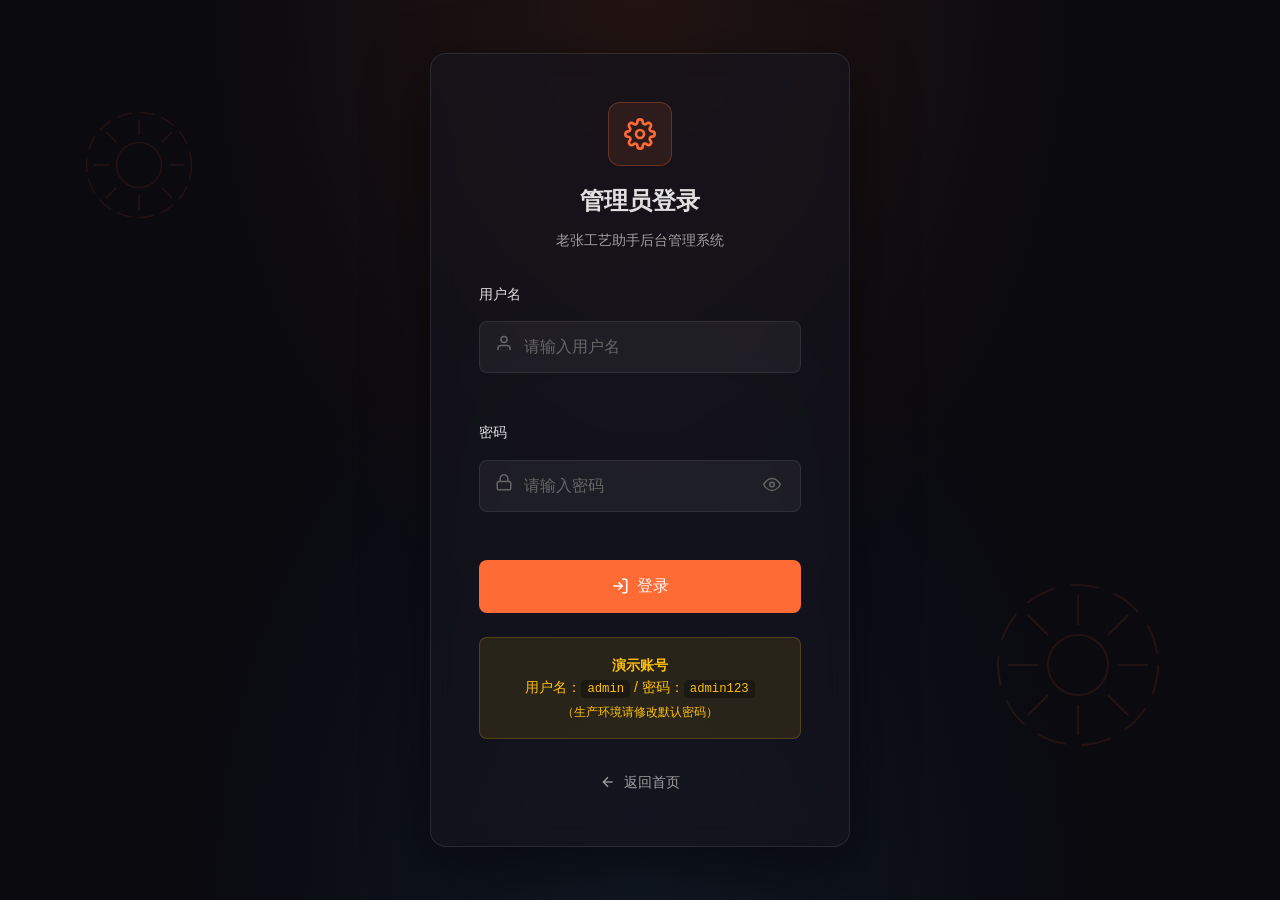
<file: login.html>
<!-- login.html - 老张工艺助手管理员登录页 -->
<!DOCTYPE html>
<html lang="zh-CN">
<head>
  <meta charset="UTF-8">
  <meta name="viewport" content="width=device-width, initial-scale=1.0">
  <title>管理员登录 - 老张工艺助手</title>
  <meta name="description" content="老张工艺助手管理员后台登录">
  <link rel="icon" type="image/svg+xml" href="favicon.svg">

  <!-- 样式文件 -->
  <link rel="stylesheet" href="css/base.css">
  <link rel="stylesheet" href="css/components.css">
  
  <!-- 主题色初始化 -->
  <style id="theme-style"></style>
  
  <!-- 登录页专用样式 -->
  <style>
    /* 登录页布局 */
    .login-page {
      min-height: 100vh;
      display: flex;
      align-items: center;
      justify-content: center;
      padding: var(--spacing-lg);
      background: 
        radial-gradient(ellipse at top, rgba(255, 107, 53, 0.1) 0%, transparent 50%),
        radial-gradient(ellipse at bottom, rgba(74, 144, 217, 0.1) 0%, transparent 50%),
        var(--bg-primary);
    }
    
    /* 登录卡片 */
    .login-card {
      width: 100%;
      max-width: 420px;
      padding: var(--spacing-2xl);
      background: var(--glass-bg);
      backdrop-filter: var(--glass-blur);
      -webkit-backdrop-filter: var(--glass-blur);
      border: var(--glass-border);
      border-radius: var(--radius-xl);
      box-shadow: 0 20px 60px rgba(0, 0, 0, 0.5);
    }
    
    /* 登录头部 */
    .login-header {
      text-align: center;
      margin-bottom: var(--spacing-xl);
    }
    
    .login-logo {
      width: 64px;
      height: 64px;
      margin: 0 auto var(--spacing-md);
      background: rgba(255, 107, 53, 0.1);
      border: 1px solid rgba(255, 107, 53, 0.3);
      border-radius: var(--radius-lg);
      display: flex;
      align-items: center;
      justify-content: center;
      color: var(--theme-primary);
    }
    
    .login-logo svg {
      width: 32px;
      height: 32px;
    }
    
    .login-title {
      font-size: 1.5rem;
      font-weight: 600;
      color: var(--text-primary);
      margin-bottom: var(--spacing-sm);
    }
    
    .login-subtitle {
      font-size: 0.875rem;
      color: var(--text-secondary);
    }
    
    /* 登录表单 */
    .login-form {
      display: flex;
      flex-direction: column;
      gap: var(--spacing-lg);
    }
    
    .form-group {
      display: flex;
      flex-direction: column;
      gap: var(--spacing-sm);
    }
    
    .form-label {
      font-size: 0.875rem;
      font-weight: 500;
      color: var(--text-primary);
    }
    
    .form-input-wrapper {
      position: relative;
    }
    
    .form-input-icon {
      position: absolute;
      left: var(--spacing-md);
      top: 50%;
      transform: translateY(-50%);
      color: var(--text-muted);
      pointer-events: none;
    }
    
    .form-input {
      width: 100%;
      padding: var(--spacing-md) var(--spacing-md) var(--spacing-md) 44px;
      background: rgba(255, 255, 255, 0.05);
      border: 1px solid var(--border-color);
      border-radius: var(--radius-md);
      color: var(--text-primary);
      font-size: 1rem;
      transition: all var(--transition-normal);
    }
    
    .form-input:focus {
      outline: none;
      border-color: var(--theme-primary);
      box-shadow: 0 0 0 3px rgba(255, 107, 53, 0.2);
    }
    
    .form-input::placeholder {
      color: var(--text-muted);
    }
    
    /* 密码可见性切换 */
    .password-toggle {
      position: absolute;
      right: var(--spacing-md);
      top: 50%;
      transform: translateY(-50%);
      background: none;
      border: none;
      color: var(--text-muted);
      cursor: pointer;
      padding: var(--spacing-xs);
      transition: color var(--transition-fast);
    }
    
    .password-toggle:hover {
      color: var(--text-primary);
    }
    
    /* 登录按钮 */
    .login-btn {
      width: 100%;
      padding: var(--spacing-md);
      background: var(--theme-primary);
      color: white;
      border: none;
      border-radius: var(--radius-md);
      font-size: 1rem;
      font-weight: 500;
      cursor: pointer;
      transition: all var(--transition-normal);
      display: flex;
      align-items: center;
      justify-content: center;
      gap: var(--spacing-sm);
    }
    
    .login-btn:hover {
      background: var(--theme-primary-light);
      transform: translateY(-2px);
      box-shadow: 0 4px 12px rgba(255, 107, 53, 0.3);
    }
    
    .login-btn:disabled {
      opacity: 0.6;
      cursor: not-allowed;
      transform: none;
    }
    
    .login-btn.loading {
      pointer-events: none;
    }
    
    /* 提示信息 */
    .login-hint {
      margin-top: var(--spacing-lg);
      padding: var(--spacing-md);
      background: rgba(255, 193, 7, 0.1);
      border: 1px solid rgba(255, 193, 7, 0.2);
      border-radius: var(--radius-md);
      font-size: 0.875rem;
      color: #ffc107;
      text-align: center;
    }
    
    .login-hint code {
      background: rgba(0, 0, 0, 0.3);
      padding: 2px 6px;
      border-radius: var(--radius-sm);
      font-family: var(--font-mono);
    }
    
    /* 错误提示 */
    .error-message {
      display: none;
      padding: var(--spacing-md);
      background: rgba(231, 76, 60, 0.1);
      border: 1px solid rgba(231, 76, 60, 0.2);
      border-radius: var(--radius-md);
      font-size: 0.875rem;
      color: var(--accent-red);
      text-align: center;
    }
    
    .error-message.show {
      display: block;
    }
    
    /* 返回链接 */
    .login-footer {
      margin-top: var(--spacing-xl);
      text-align: center;
    }
    
    .back-link {
      display: inline-flex;
      align-items: center;
      gap: var(--spacing-sm);
      font-size: 0.875rem;
      color: var(--text-secondary);
      transition: color var(--transition-fast);
    }
    
    .back-link:hover {
      color: var(--theme-primary);
    }
    
    /* 装饰齿轮 */
    .login-decoration {
      position: fixed;
      opacity: 0.1;
      pointer-events: none;
    }
    
    .login-decoration svg {
      width: 100%;
      height: 100%;
      fill: none;
      stroke: var(--theme-primary);
      stroke-width: 1;
    }
    
    .login-decoration-1 {
      top: 10%;
      left: 5%;
      width: 150px;
      height: 150px;
      animation: spin 60s linear infinite;
    }
    
    .login-decoration-2 {
      bottom: 15%;
      right: 8%;
      width: 200px;
      height: 200px;
      animation: spin 45s linear infinite reverse;
    }
  </style>
</head>
<body>
  <!-- 装饰齿轮 -->
  <div class="login-decoration login-decoration-1">
    <svg viewBox="0 0 100 100">
      <circle cx="50" cy="50" r="15"/>
      <path d="M50 20v10M50 70v10M20 50h10M70 50h10M28 28l7 7M65 65l7 7M28 72l7-7M65 35l7-7"/>
      <circle cx="50" cy="50" r="35" fill="none" stroke-dasharray="10 5"/>
    </svg>
  </div>
  <div class="login-decoration login-decoration-2">
    <svg viewBox="0 0 100 100">
      <circle cx="50" cy="50" r="15"/>
      <path d="M50 15v15M50 70v15M15 50h15M70 50h15M25 25l10 10M65 65l10 10M25 75l10-10M65 35l10-10"/>
      <circle cx="50" cy="50" r="40" fill="none" stroke-dasharray="15 8"/>
    </svg>
  </div>

  <!-- 登录页面 -->
  <div class="login-page">
    <div class="login-card">
      <!-- 头部 -->
      <div class="login-header">
        <div class="login-logo">
          <svg viewBox="0 0 24 24" fill="none" stroke="currentColor" stroke-width="2" stroke-linecap="round" stroke-linejoin="round">
            <circle cx="12" cy="12" r="3"/>
            <path d="M19.4 15a1.65 1.65 0 0 0 .33 1.82l.06.06a2 2 0 0 1 0 2.83 2 2 0 0 1-2.83 0l-.06-.06a1.65 1.65 0 0 0-1.82-.33 1.65 1.65 0 0 0-1 1.51V21a2 2 0 0 1-2 2 2 2 0 0 1-2-2v-.09A1.65 1.65 0 0 0 9 19.4a1.65 1.65 0 0 0-1.82.33l-.06.06a2 2 0 0 1-2.83 0 2 2 0 0 1 0-2.83l.06-.06a1.65 1.65 0 0 0 .33-1.82 1.65 1.65 0 0 0-1.51-1H3a2 2 0 0 1-2-2 2 2 0 0 1 2-2h.09A1.65 1.65 0 0 0 4.6 9a1.65 1.65 0 0 0-.33-1.82l-.06-.06a2 2 0 0 1 0-2.83 2 2 0 0 1 2.83 0l.06.06a1.65 1.65 0 0 0 1.82.33H9a1.65 1.65 0 0 0 1-1.51V3a2 2 0 0 1 2-2 2 2 0 0 1 2 2v.09a1.65 1.65 0 0 0 1 1.51 1.65 1.65 0 0 0 1.82-.33l.06-.06a2 2 0 0 1 2.83 0 2 2 0 0 1 0 2.83l-.06.06a1.65 1.65 0 0 0-.33 1.82V9a1.65 1.65 0 0 0 1.51 1H21a2 2 0 0 1 2 2 2 2 0 0 1-2 2h-.09a1.65 1.65 0 0 0-1.51 1z"/>
          </svg>
        </div>
        <h1 class="login-title">管理员登录</h1>
        <p class="login-subtitle">老张工艺助手后台管理系统</p>
      </div>
      
      <!-- 表单 -->
      <form class="login-form" id="loginForm">
        <div class="form-group">
          <label class="form-label" for="username">用户名</label>
          <div class="form-input-wrapper">
            <span class="form-input-icon">
              <svg width="18" height="18" viewBox="0 0 24 24" fill="none" stroke="currentColor" stroke-width="2">
                <path d="M20 21v-2a4 4 0 0 0-4-4H8a4 4 0 0 0-4 4v2"/>
                <circle cx="12" cy="7" r="4"/>
              </svg>
            </span>
            <input 
              type="text" 
              id="username" 
              class="form-input" 
              placeholder="请输入用户名"
              autocomplete="username"
              required
            >
          </div>
        </div>
        
        <div class="form-group">
          <label class="form-label" for="password">密码</label>
          <div class="form-input-wrapper">
            <span class="form-input-icon">
              <svg width="18" height="18" viewBox="0 0 24 24" fill="none" stroke="currentColor" stroke-width="2">
                <rect x="3" y="11" width="18" height="11" rx="2" ry="2"/>
                <path d="M7 11V7a5 5 0 0 1 10 0v4"/>
              </svg>
            </span>
            <input 
              type="password" 
              id="password" 
              class="form-input" 
              placeholder="请输入密码"
              autocomplete="current-password"
              required
            >
            <button type="button" class="password-toggle" id="togglePassword" title="显示/隐藏密码">
              <svg width="18" height="18" viewBox="0 0 24 24" fill="none" stroke="currentColor" stroke-width="2" id="eyeIcon">
                <path d="M1 12s4-8 11-8 11 8 11 8-4 8-11 8-11-8-11-8z"/>
                <circle cx="12" cy="12" r="3"/>
              </svg>
              <svg width="18" height="18" viewBox="0 0 24 24" fill="none" stroke="currentColor" stroke-width="2" id="eyeOffIcon" style="display: none;">
                <path d="M17.94 17.94A10.07 10.07 0 0 1 12 20c-7 0-11-8-11-8a18.45 18.45 0 0 1 5.06-5.94M9.9 4.24A9.12 9.12 0 0 1 12 4c7 0 11 8 11 8a18.5 18.5 0 0 1-2.16 3.19m-6.72-1.07a3 3 0 1 1-4.24-4.24"/>
                <line x1="1" y1="1" x2="23" y2="23"/>
              </svg>
            </button>
          </div>
        </div>
        
        <!-- 错误提示 -->
        <div class="error-message" id="errorMessage">
          用户名或密码错误
        </div>
        
        <!-- 登录按钮 -->
        <button type="submit" class="login-btn" id="loginBtn">
          <svg width="18" height="18" viewBox="0 0 24 24" fill="none" stroke="currentColor" stroke-width="2">
            <path d="M15 3h4a2 2 0 0 1 2 2v14a2 2 0 0 1-2 2h-4"/>
            <polyline points="10 17 15 12 10 7"/>
            <line x1="15" y1="12" x2="3" y2="12"/>
          </svg>
          登录
        </button>
      </form>
      
      <!-- 提示信息 -->
      <div class="login-hint">
        <strong>演示账号</strong><br>
        用户名：<code>admin</code> / 密码：<code>admin123</code><br>
        <small>（生产环境请修改默认密码）</small>
      </div>
      
      <!-- 返回链接 -->
      <div class="login-footer">
        <a href="index.html" class="back-link">
          <svg width="16" height="16" viewBox="0 0 24 24" fill="none" stroke="currentColor" stroke-width="2">
            <line x1="19" y1="12" x2="5" y2="12"/>
            <polyline points="12 19 5 12 12 5"/>
          </svg>
          返回首页
        </a>
      </div>
    </div>
  </div>

  <!-- JavaScript -->
  <script src="js/storage.js"></script>
  <script>
    // 默认账号密码
    const DEFAULT_USERNAME = 'admin';
    const DEFAULT_PASSWORD = 'admin123';
    
    // 检查是否已登录
    if (StorageManager.isLoggedIn()) {
      window.location.href = 'admin.html';
    }
    
    // DOM元素
    const loginForm = document.getElementById('loginForm');
    const usernameInput = document.getElementById('username');
    const passwordInput = document.getElementById('password');
    const togglePasswordBtn = document.getElementById('togglePassword');
    const eyeIcon = document.getElementById('eyeIcon');
    const eyeOffIcon = document.getElementById('eyeOffIcon');
    const loginBtn = document.getElementById('loginBtn');
    const errorMessage = document.getElementById('errorMessage');
    
    // 切换密码可见性
    togglePasswordBtn.addEventListener('click', () => {
      const type = passwordInput.getAttribute('type') === 'password' ? 'text' : 'password';
      passwordInput.setAttribute('type', type);
      
      if (type === 'text') {
        eyeIcon.style.display = 'none';
        eyeOffIcon.style.display = 'block';
      } else {
        eyeIcon.style.display = 'block';
        eyeOffIcon.style.display = 'none';
      }
    });
    
    // 表单提交
    loginForm.addEventListener('submit', (e) => {
      e.preventDefault();
      
      const username = usernameInput.value.trim();
      const password = passwordInput.value.trim();
      
      // 显示加载状态
      loginBtn.classList.add('loading');
      loginBtn.disabled = true;
      loginBtn.innerHTML = `
        <span class="loading-spinner" style="width: 18px; height: 18px; border-width: 2px;"></span>
        登录中...
      `;
      
      // 模拟登录延迟
      setTimeout(() => {
        if (username === DEFAULT_USERNAME && password === DEFAULT_PASSWORD) {
          // 登录成功
          StorageManager.setLoggedIn(true);
          window.location.href = 'admin.html';
        } else {
          // 登录失败
          errorMessage.classList.add('show');
          loginBtn.classList.remove('loading');
          loginBtn.disabled = false;
          loginBtn.innerHTML = `
            <svg width="18" height="18" viewBox="0 0 24 24" fill="none" stroke="currentColor" stroke-width="2">
              <path d="M15 3h4a2 2 0 0 1 2 2v14a2 2 0 0 1-2 2h-4"/>
              <polyline points="10 17 15 12 10 7"/>
              <line x1="15" y1="12" x2="3" y2="12"/>
            </svg>
            登录
          `;
          
          // 震动效果
          loginForm.style.animation = 'shake 0.5s';
          setTimeout(() => {
            loginForm.style.animation = '';
          }, 500);
        }
      }, 800);
    });
    
    // 输入时隐藏错误信息
    usernameInput.addEventListener('input', () => {
      errorMessage.classList.remove('show');
    });
    
    passwordInput.addEventListener('input', () => {
      errorMessage.classList.remove('show');
    });
  </script>
  
  <!-- 主题色初始化 -->
  <script>
    // 初始化主题
    const theme = StorageManager.getTheme();
    const themeColors = {
      orange: { primary: '#ff6b35', primaryLight: '#ff8555' },
      blue: { primary: '#4a90d9', primaryLight: '#6aa8e8' },
      red: { primary: '#e74c3c', primaryLight: '#ec7063' }
    };
    
    const colors = themeColors[theme] || themeColors.orange;
    const styleTag = document.getElementById('theme-style');
    styleTag.textContent = `
      :root {
        --theme-primary: ${colors.primary};
        --theme-primary-light: ${colors.primaryLight};
      }
    `;
  </script>
  
  <!-- 震动动画 -->
  <style>
    @keyframes shake {
      0%, 100% { transform: translateX(0); }
      10%, 30%, 50%, 70%, 90% { transform: translateX(-5px); }
      20%, 40%, 60%, 80% { transform: translateX(5px); }
    }
  </style>
</body>
</html>
</file>
<file: css/base.css>
/* base.css - 老张工艺助手展示网站基础样式 */

/* ==================== CSS变量定义 ==================== */
:root {
  /* 主色调 */
  --bg-primary: #0a0a0f;
  --bg-secondary: #111118;
  --bg-card: rgba(20, 20, 30, 0.6);
  
  /* 文字颜色 */
  --text-primary: #e0e0e0;
  --text-secondary: #a0a0a0;
  --text-muted: #666666;
  
  /* 强调色 */
  --accent-orange: #ff6b35;
  --accent-orange-light: #ff8555;
  --accent-blue: #4a90d9;
  --accent-blue-light: #6aa8e8;
  --accent-red: #e74c3c;
  
  /* 边框和分割线 */
  --border-color: rgba(255, 255, 255, 0.08);
  --border-light: rgba(255, 255, 255, 0.15);
  
  /* 玻璃效果 */
  --glass-bg: rgba(20, 20, 30, 0.6);
  --glass-border: 1px solid rgba(255, 255, 255, 0.1);
  --glass-blur: blur(12px);
  
  /* 间距 */
  --spacing-xs: 4px;
  --spacing-sm: 8px;
  --spacing-md: 16px;
  --spacing-lg: 24px;
  --spacing-xl: 32px;
  --spacing-2xl: 48px;
  --spacing-3xl: 64px;
  
  /* 圆角 */
  --radius-sm: 4px;
  --radius-md: 8px;
  --radius-lg: 12px;
  --radius-xl: 16px;
  --radius-full: 9999px;
  
  /* 过渡动画 */
  --transition-fast: 0.15s ease;
  --transition-normal: 0.2s ease;
  --transition-slow: 0.3s ease;
  
  /* 字体 */
  --font-family: -apple-system, BlinkMacSystemFont, "Segoe UI", Roboto, "Helvetica Neue", Arial, sans-serif;
  --font-mono: "Courier New", Consolas, Monaco, monospace;
  
  /* 当前主题色（可被JS修改） */
  --theme-primary: var(--accent-orange);
  --theme-primary-light: var(--accent-orange-light);
}

/* ==================== 重置样式 ==================== */
*, *::before, *::after {
  box-sizing: border-box;
  margin: 0;
  padding: 0;
}

html {
  font-size: 16px;
  scroll-behavior: smooth;
}

body {
  font-family: var(--font-family);
  background-color: var(--bg-primary);
  color: var(--text-primary);
  line-height: 1.6;
  min-height: 100vh;
  overflow-x: hidden;
}

/* 滚动条样式 */
::-webkit-scrollbar {
  width: 8px;
  height: 8px;
}

::-webkit-scrollbar-track {
  background: var(--bg-secondary);
}

::-webkit-scrollbar-thumb {
  background: rgba(255, 255, 255, 0.2);
  border-radius: var(--radius-full);
}

::-webkit-scrollbar-thumb:hover {
  background: rgba(255, 255, 255, 0.3);
}

/* 选中文本样式 */
::selection {
  background: var(--theme-primary);
  color: white;
}

/* 链接样式 */
a {
  color: var(--accent-blue);
  text-decoration: none;
  transition: color var(--transition-fast);
}

a:hover {
  color: var(--accent-blue-light);
}

/* 图片样式 */
img {
  max-width: 100%;
  height: auto;
  display: block;
}

/* 按钮重置 */
button {
  font-family: inherit;
  cursor: pointer;
  border: none;
  background: none;
  color: inherit;
}

/* 输入框重置 */
input, textarea {
  font-family: inherit;
  border: none;
  outline: none;
  background: transparent;
  color: inherit;
}

textarea {
  resize: vertical;
}

/* ==================== 液态玻璃工具类 ==================== */

/* 基础玻璃卡片 */
.glass {
  background: var(--glass-bg);
  backdrop-filter: var(--glass-blur);
  -webkit-backdrop-filter: var(--glass-blur);
  border: var(--glass-border);
  border-radius: var(--radius-lg);
}

/* 玻璃卡片 - 深色 */
.glass-dark {
  background: rgba(10, 10, 15, 0.8);
  backdrop-filter: var(--glass-blur);
  -webkit-backdrop-filter: var(--glass-blur);
  border: var(--glass-border);
  border-radius: var(--radius-lg);
}

/* 玻璃卡片 - 浅色 */
.glass-light {
  background: rgba(255, 255, 255, 0.05);
  backdrop-filter: var(--glass-blur);
  -webkit-backdrop-filter: var(--glass-blur);
  border: var(--glass-border);
  border-radius: var(--radius-lg);
}

/* 玻璃输入框 */
.glass-input {
  background: rgba(255, 255, 255, 0.05);
  border: 1px solid var(--border-color);
  border-radius: var(--radius-md);
  padding: var(--spacing-md) var(--spacing-lg);
  color: var(--text-primary);
  transition: all var(--transition-normal);
}

.glass-input:focus {
  border-color: var(--theme-primary);
  box-shadow: 0 0 0 3px rgba(255, 107, 53, 0.2);
}

.glass-input::placeholder {
  color: var(--text-muted);
}

/* ==================== 按钮工具类 ==================== */

/* 主按钮 */
.btn-primary {
  display: inline-flex;
  align-items: center;
  justify-content: center;
  gap: var(--spacing-sm);
  padding: var(--spacing-md) var(--spacing-xl);
  background: var(--theme-primary);
  color: white;
  border-radius: var(--radius-md);
  font-weight: 500;
  transition: all var(--transition-normal);
}

.btn-primary:hover {
  background: var(--theme-primary-light);
  transform: translateY(-2px);
  box-shadow: 0 4px 12px rgba(255, 107, 53, 0.3);
}

/* 次按钮 */
.btn-secondary {
  display: inline-flex;
  align-items: center;
  justify-content: center;
  gap: var(--spacing-sm);
  padding: var(--spacing-md) var(--spacing-xl);
  background: transparent;
  color: var(--text-primary);
  border: 1px solid var(--border-light);
  border-radius: var(--radius-md);
  font-weight: 500;
  transition: all var(--transition-normal);
}

.btn-secondary:hover {
  background: rgba(255, 255, 255, 0.05);
  border-color: var(--theme-primary);
  color: var(--theme-primary);
}

/* 圆形按钮 */
.btn-circle {
  display: flex;
  align-items: center;
  justify-content: center;
  width: 48px;
  height: 48px;
  border-radius: var(--radius-full);
  background: var(--theme-primary);
  color: white;
  transition: all var(--transition-normal);
}

.btn-circle:hover {
  background: var(--theme-primary-light);
  transform: scale(1.05);
}

/* 图标按钮 */
.btn-icon {
  display: flex;
  align-items: center;
  justify-content: center;
  width: 36px;
  height: 36px;
  border-radius: var(--radius-md);
  color: var(--text-secondary);
  transition: all var(--transition-fast);
}

.btn-icon:hover {
  background: rgba(255, 255, 255, 0.1);
  color: var(--text-primary);
}

/* ==================== 布局工具类 ==================== */

/* 容器 */
.container {
  width: 100%;
  max-width: 1200px;
  margin: 0 auto;
  padding: 0 var(--spacing-lg);
}

.container-narrow {
  max-width: 900px;
}

/* Flex布局 */
.flex {
  display: flex;
}

.flex-col {
  flex-direction: column;
}

.items-center {
  align-items: center;
}

.justify-center {
  justify-content: center;
}

.justify-between {
  justify-content: space-between;
}

.flex-1 {
  flex: 1;
}

.gap-sm {
  gap: var(--spacing-sm);
}

.gap-md {
  gap: var(--spacing-md);
}

.gap-lg {
  gap: var(--spacing-lg);
}

/* Grid布局 */
.grid {
  display: grid;
}

.grid-2 {
  grid-template-columns: repeat(2, 1fr);
}

.grid-3 {
  grid-template-columns: repeat(3, 1fr);
}

.grid-4 {
  grid-template-columns: repeat(4, 1fr);
}

/* ==================== 间距工具类 ==================== */

/* 内边距 */
.p-sm { padding: var(--spacing-sm); }
.p-md { padding: var(--spacing-md); }
.p-lg { padding: var(--spacing-lg); }
.p-xl { padding: var(--spacing-xl); }
.p-2xl { padding: var(--spacing-2xl); }

/* 外边距 */
.m-sm { margin: var(--spacing-sm); }
.m-md { margin: var(--spacing-md); }
.m-lg { margin: var(--spacing-lg); }
.m-xl { margin: var(--spacing-xl); }

.mt-sm { margin-top: var(--spacing-sm); }
.mt-md { margin-top: var(--spacing-md); }
.mt-lg { margin-top: var(--spacing-lg); }
.mt-xl { margin-top: var(--spacing-xl); }

.mb-sm { margin-bottom: var(--spacing-sm); }
.mb-md { margin-bottom: var(--spacing-md); }
.mb-lg { margin-bottom: var(--spacing-lg); }
.mb-xl { margin-bottom: var(--spacing-xl); }

/* ==================== 文字工具类 ==================== */

/* 标题 */
.text-h1 {
  font-size: 3rem;
  font-weight: 700;
  line-height: 1.2;
  letter-spacing: -0.02em;
}

.text-h2 {
  font-size: 2.25rem;
  font-weight: 600;
  line-height: 1.3;
}

.text-h3 {
  font-size: 1.5rem;
  font-weight: 600;
  line-height: 1.4;
}

.text-h4 {
  font-size: 1.25rem;
  font-weight: 600;
  line-height: 1.5;
}

/* 正文 */
.text-body {
  font-size: 1rem;
  line-height: 1.6;
}

.text-small {
  font-size: 0.875rem;
  line-height: 1.5;
}

.text-xs {
  font-size: 0.75rem;
  line-height: 1.5;
}

/* 文字颜色 */
.text-primary { color: var(--text-primary); }
.text-secondary { color: var(--text-secondary); }
.text-muted { color: var(--text-muted); }
.text-accent { color: var(--theme-primary); }
.text-blue { color: var(--accent-blue); }

/* 文字对齐 */
.text-center { text-align: center; }
.text-left { text-align: left; }
.text-right { text-align: right; }

/* 字重 */
.font-normal { font-weight: 400; }
.font-medium { font-weight: 500; }
.font-semibold { font-weight: 600; }
.font-bold { font-weight: 700; }

/* ==================== 装饰元素 ==================== */

/* 网格背景 */
.grid-bg {
  background-image: 
    linear-gradient(rgba(255, 255, 255, 0.03) 1px, transparent 1px),
    linear-gradient(90deg, rgba(255, 255, 255, 0.03) 1px, transparent 1px);
  background-size: 50px 50px;
}

/* 渐变遮罩 */
.gradient-overlay {
  background: linear-gradient(
    180deg,
    transparent 0%,
    var(--bg-primary) 100%
  );
}

/* 发光效果 */
.glow {
  box-shadow: 0 0 20px rgba(255, 107, 53, 0.15);
}

.glow-strong {
  box-shadow: 0 0 40px rgba(255, 107, 53, 0.25);
}

/* ==================== 动画 ==================== */

@keyframes fadeIn {
  from { opacity: 0; }
  to { opacity: 1; }
}

@keyframes fadeInUp {
  from {
    opacity: 0;
    transform: translateY(20px);
  }
  to {
    opacity: 1;
    transform: translateY(0);
  }
}

@keyframes pulse {
  0%, 100% { opacity: 1; }
  50% { opacity: 0.5; }
}

@keyframes spin {
  from { transform: rotate(0deg); }
  to { transform: rotate(360deg); }
}

@keyframes float {
  0%, 100% { transform: translateY(0); }
  50% { transform: translateY(-10px); }
}

.animate-fadeIn {
  animation: fadeIn 0.5s ease forwards;
}

.animate-fadeInUp {
  animation: fadeInUp 0.5s ease forwards;
}

.animate-pulse {
  animation: pulse 2s ease-in-out infinite;
}

.animate-spin {
  animation: spin 20s linear infinite;
}

.animate-float {
  animation: float 3s ease-in-out infinite;
}

/* 延迟动画 */
.delay-1 { animation-delay: 0.1s; }
.delay-2 { animation-delay: 0.2s; }
.delay-3 { animation-delay: 0.3s; }
.delay-4 { animation-delay: 0.4s; }
.delay-5 { animation-delay: 0.5s; }

/* ==================== 状态指示器 ==================== */

.status-dot {
  display: inline-block;
  width: 8px;
  height: 8px;
  border-radius: var(--radius-full);
  background: var(--accent-orange);
  box-shadow: 0 0 8px var(--accent-orange);
}

.status-dot.online {
  background: #10b981;
  box-shadow: 0 0 8px #10b981;
}

.status-dot.offline {
  background: var(--accent-red);
  box-shadow: 0 0 8px var(--accent-red);
}

/* ==================== 隐藏/显示 ==================== */

.hidden {
  display: none !important;
}

.invisible {
  visibility: hidden;
}

.opacity-0 {
  opacity: 0;
}

/* 响应式隐藏 */
@media (max-width: 768px) {
  .hidden-mobile {
    display: none !important;
  }
}

@media (min-width: 769px) {
  .hidden-desktop {
    display: none !important;
  }
}

/* ==================== 辅助类 ==================== */

/* 截断文字 */
.truncate {
  overflow: hidden;
  text-overflow: ellipsis;
  white-space: nowrap;
}

/* 多行截断 */
.line-clamp-2 {
  display: -webkit-box;
  -webkit-line-clamp: 2;
  -webkit-box-orient: vertical;
  overflow: hidden;
}

.line-clamp-3 {
  display: -webkit-box;
  -webkit-line-clamp: 3;
  -webkit-box-orient: vertical;
  overflow: hidden;
}

/* 圆角 */
.rounded-sm { border-radius: var(--radius-sm); }
.rounded-md { border-radius: var(--radius-md); }
.rounded-lg { border-radius: var(--radius-lg); }
.rounded-xl { border-radius: var(--radius-xl); }
.rounded-full { border-radius: var(--radius-full); }

/* 阴影 */
.shadow-sm { box-shadow: 0 1px 2px rgba(0, 0, 0, 0.3); }
.shadow-md { box-shadow: 0 4px 6px rgba(0, 0, 0, 0.4); }
.shadow-lg { box-shadow: 0 10px 15px rgba(0, 0, 0, 0.5); }

/* 悬浮效果 */
.hover-lift {
  transition: transform var(--transition-normal);
}

.hover-lift:hover {
  transform: translateY(-4px);
}

/* 边框 */
.border { border: 1px solid var(--border-color); }
.border-light { border: 1px solid var(--border-light); }

/* ==================== 代码块 ==================== */

pre, code {
  font-family: var(--font-mono);
}

code {
  background: rgba(255, 255, 255, 0.05);
  padding: 2px 6px;
  border-radius: var(--radius-sm);
  font-size: 0.875em;
}

pre {
  background: rgba(0, 0, 0, 0.3);
  padding: var(--spacing-md);
  border-radius: var(--radius-md);
  overflow-x: auto;
}

pre code {
  background: none;
  padding: 0;
}

/* ==================== 响应式调整 ==================== */

@media (max-width: 768px) {
  :root {
    --spacing-lg: 16px;
    --spacing-xl: 24px;
    --spacing-2xl: 32px;
  }
  
  .text-h1 {
    font-size: 2rem;
  }
  
  .text-h2 {
    font-size: 1.75rem;
  }
  
  .text-h3 {
    font-size: 1.25rem;
  }
  
  .grid-2,
  .grid-3,
  .grid-4 {
    grid-template-columns: 1fr;
  }
}
</file>
<file: css/components.css>
/* components.css - 老张工艺助手展示网站组件样式 */

/* ==================== 导航栏 ==================== */

.navbar {
  position: fixed;
  top: 0;
  left: 0;
  right: 0;
  z-index: 1000;
  padding: var(--spacing-md) 0;
  background: rgba(10, 10, 15, 0.8);
  backdrop-filter: blur(12px);
  -webkit-backdrop-filter: blur(12px);
  border-bottom: 1px solid var(--border-color);
}

.navbar .container {
  display: flex;
  align-items: center;
  justify-content: space-between;
}

.navbar-brand {
  display: flex;
  align-items: center;
  gap: var(--spacing-sm);
  font-size: 1.25rem;
  font-weight: 600;
  color: var(--text-primary);
}

.navbar-brand:hover {
  color: var(--theme-primary);
}

.navbar-brand svg {
  width: 32px;
  height: 32px;
  color: var(--theme-primary);
}

.navbar-nav {
  display: flex;
  align-items: center;
  gap: var(--spacing-xl);
  list-style: none;
}

.navbar-nav a {
  color: var(--text-secondary);
  font-size: 0.9rem;
  font-weight: 500;
  transition: color var(--transition-fast);
}

.navbar-nav a:hover,
.navbar-nav a.active {
  color: var(--text-primary);
}

.navbar-nav a.active::after {
  content: '';
  display: block;
  width: 100%;
  height: 2px;
  background: var(--theme-primary);
  margin-top: 2px;
  border-radius: 2px;
}

/* 移动端菜单按钮 */
.navbar-toggle {
  display: none;
  flex-direction: column;
  gap: 5px;
  padding: var(--spacing-sm);
}

.navbar-toggle span {
  display: block;
  width: 24px;
  height: 2px;
  background: var(--text-primary);
  transition: all var(--transition-fast);
}

@media (max-width: 768px) {
  .navbar-toggle {
    display: flex;
  }
  
  .navbar-nav {
    position: absolute;
    top: 100%;
    left: 0;
    right: 0;
    flex-direction: column;
    padding: var(--spacing-lg);
    background: rgba(10, 10, 15, 0.95);
    backdrop-filter: blur(12px);
    border-bottom: 1px solid var(--border-color);
    gap: var(--spacing-md);
    transform: translateY(-100%);
    opacity: 0;
    visibility: hidden;
    transition: all var(--transition-normal);
  }
  
  .navbar-nav.open {
    transform: translateY(0);
    opacity: 1;
    visibility: visible;
  }
}

/* ==================== Hero区域 ==================== */

.hero {
  position: relative;
  min-height: 100vh;
  display: flex;
  align-items: center;
  justify-content: center;
  overflow: hidden;
}

.hero-content {
  position: relative;
  z-index: 2;
  text-align: center;
  padding: var(--spacing-2xl);
}

.hero-title {
  font-size: 4rem;
  font-weight: 700;
  margin-bottom: var(--spacing-md);
  background: linear-gradient(135deg, var(--text-primary) 0%, var(--theme-primary) 100%);
  -webkit-background-clip: text;
  -webkit-text-fill-color: transparent;
  background-clip: text;
}

.hero-subtitle {
  font-size: 1.25rem;
  color: var(--text-secondary);
  margin-bottom: var(--spacing-2xl);
  max-width: 600px;
  margin-left: auto;
  margin-right: auto;
}

.hero-actions {
  display: flex;
  gap: var(--spacing-md);
  justify-content: center;
  flex-wrap: wrap;
}

.hero-particles {
  position: absolute;
  top: 0;
  left: 0;
  width: 100%;
  height: 100%;
  z-index: 1;
}

@media (max-width: 768px) {
  .hero-title {
    font-size: 2.5rem;
  }
  
  .hero-subtitle {
    font-size: 1rem;
  }
}

/* ==================== 对话窗口组件 ==================== */

.chat-window {
  display: flex;
  flex-direction: column;
  width: 100%;
  height: 700px;
  max-height: 80vh;
  background: var(--glass-bg);
  backdrop-filter: var(--glass-blur);
  -webkit-backdrop-filter: var(--glass-blur);
  border: var(--glass-border);
  border-radius: var(--radius-xl);
  overflow: hidden;
}

.chat-header {
  display: flex;
  align-items: center;
  justify-content: space-between;
  padding: var(--spacing-md) var(--spacing-lg);
  border-bottom: 1px solid var(--border-color);
}

.chat-header-info {
  display: flex;
  align-items: center;
  gap: var(--spacing-md);
}

.chat-header-title {
  font-weight: 600;
  color: var(--text-primary);
}

.chat-header-status {
  display: flex;
  align-items: center;
  gap: var(--spacing-sm);
  font-size: 0.875rem;
  color: var(--text-secondary);
}

.chat-messages {
  flex: 1;
  overflow-y: auto;
  padding: var(--spacing-lg);
  display: flex;
  flex-direction: column;
  gap: var(--spacing-md);
}

.chat-message {
  display: flex;
  gap: var(--spacing-md);
  max-width: 80%;
}

.chat-message.user {
  align-self: flex-end;
  flex-direction: row-reverse;
}

.chat-message.ai {
  align-self: flex-start;
}

.chat-avatar {
  width: 36px;
  height: 36px;
  border-radius: var(--radius-full);
  display: flex;
  align-items: center;
  justify-content: center;
  flex-shrink: 0;
  font-size: 0.875rem;
  font-weight: 600;
}

.chat-message.user .chat-avatar {
  background: var(--accent-blue);
  color: white;
}

.chat-message.ai .chat-avatar {
  background: var(--theme-primary);
  color: white;
}

.chat-bubble {
  padding: var(--spacing-md) var(--spacing-lg);
  border-radius: var(--radius-lg);
  line-height: 1.6;
}

.chat-message.user .chat-bubble {
  background: rgba(74, 144, 217, 0.15);
  border-top-right-radius: var(--radius-sm);
}

.chat-message.ai .chat-bubble {
  background: rgba(255, 255, 255, 0.05);
  border-top-left-radius: var(--radius-sm);
}

.chat-bubble p {
  margin-bottom: var(--spacing-sm);
}

.chat-bubble p:last-child {
  margin-bottom: 0;
}

.chat-bubble code {
  display: inline-block;
  background: rgba(0, 0, 0, 0.3);
  padding: 2px 6px;
  border-radius: var(--radius-sm);
  font-family: var(--font-mono);
  font-size: 0.875em;
}

.chat-bubble pre {
  background: rgba(0, 0, 0, 0.3);
  padding: var(--spacing-md);
  border-radius: var(--radius-md);
  overflow-x: auto;
  margin: var(--spacing-sm) 0;
}

.chat-bubble pre code {
  background: none;
  padding: 0;
}

.chat-bubble a {
  color: var(--accent-blue);
  text-decoration: underline;
}

.chat-input-area {
  padding: var(--spacing-md) var(--spacing-lg);
  border-top: 1px solid var(--border-color);
}

.chat-input-wrapper {
  display: flex;
  gap: var(--spacing-md);
  align-items: flex-end;
}

.chat-input {
  flex: 1;
  min-height: 48px;
  max-height: 120px;
  padding: var(--spacing-md) var(--spacing-lg);
  background: rgba(255, 255, 255, 0.05);
  border: 1px solid var(--border-color);
  border-radius: var(--radius-xl);
  color: var(--text-primary);
  font-size: 1rem;
  line-height: 1.5;
  resize: none;
  transition: all var(--transition-normal);
}

.chat-input:focus {
  outline: none;
  border-color: var(--theme-primary);
  box-shadow: 0 0 0 3px rgba(255, 107, 53, 0.2);
}

.chat-input::placeholder {
  color: var(--text-muted);
}

.chat-send-btn {
  width: 48px;
  height: 48px;
  border-radius: var(--radius-full);
  background: var(--theme-primary);
  color: white;
  display: flex;
  align-items: center;
  justify-content: center;
  transition: all var(--transition-normal);
  flex-shrink: 0;
}

.chat-send-btn:hover {
  background: var(--theme-primary-light);
  transform: scale(1.05);
}

.chat-send-btn:disabled {
  opacity: 0.5;
  cursor: not-allowed;
  transform: none;
}

/* 打字指示器 */
.chat-typing {
  display: flex;
  align-items: center;
  gap: 4px;
  padding: var(--spacing-md) var(--spacing-lg);
}

.chat-typing span {
  width: 8px;
  height: 8px;
  background: var(--text-muted);
  border-radius: var(--radius-full);
  animation: typing 1.4s infinite;
}

.chat-typing span:nth-child(2) {
  animation-delay: 0.2s;
}

.chat-typing span:nth-child(3) {
  animation-delay: 0.4s;
}

@keyframes typing {
  0%, 60%, 100% { transform: translateY(0); }
  30% { transform: translateY(-10px); }
}

@media (max-width: 768px) {
  .chat-window {
    height: 100vh;
    max-height: none;
    border-radius: 0;
  }
  
  .chat-message {
    max-width: 90%;
  }
}

/* ==================== 卡片组件 ==================== */

.card {
  background: var(--glass-bg);
  backdrop-filter: var(--glass-blur);
  -webkit-backdrop-filter: var(--glass-blur);
  border: var(--glass-border);
  border-radius: var(--radius-lg);
  padding: var(--spacing-xl);
  transition: all var(--transition-normal);
}

.card:hover {
  transform: translateY(-4px);
  border-color: rgba(255, 255, 255, 0.2);
  box-shadow: 0 8px 24px rgba(0, 0, 0, 0.3);
}

.card-icon {
  width: 48px;
  height: 48px;
  border-radius: var(--radius-md);
  background: rgba(255, 107, 53, 0.1);
  display: flex;
  align-items: center;
  justify-content: center;
  margin-bottom: var(--spacing-md);
  color: var(--theme-primary);
}

.card-title {
  font-size: 1.125rem;
  font-weight: 600;
  margin-bottom: var(--spacing-sm);
  color: var(--text-primary);
}

.card-desc {
  font-size: 0.9rem;
  color: var(--text-secondary);
  line-height: 1.6;
}

/* 功能卡片 */
.feature-card {
  position: relative;
  padding: var(--spacing-2xl);
  background: linear-gradient(135deg, rgba(255, 107, 53, 0.05) 0%, rgba(20, 20, 30, 0.6) 100%);
  border: 1px solid rgba(255, 107, 53, 0.1);
}

.feature-card::before {
  content: '';
  position: absolute;
  top: 0;
  left: 0;
  right: 0;
  height: 2px;
  background: linear-gradient(90deg, transparent, var(--theme-primary), transparent);
  opacity: 0;
  transition: opacity var(--transition-normal);
}

.feature-card:hover::before {
  opacity: 1;
}

.feature-number {
  font-size: 3rem;
  font-weight: 700;
  color: var(--theme-primary);
  opacity: 0.3;
  line-height: 1;
  margin-bottom: var(--spacing-md);
}

/* 场景卡片 */
.scene-card {
  position: relative;
  overflow: hidden;
  padding: 0;
}

.scene-card-image {
  width: 100%;
  height: 200px;
  object-fit: cover;
}

.scene-card-content {
  padding: var(--spacing-lg);
}

.scene-card-overlay {
  position: absolute;
  top: 0;
  left: 0;
  right: 0;
  bottom: 0;
  background: linear-gradient(180deg, transparent 0%, rgba(10, 10, 15, 0.9) 100%);
}

/* ==================== 齿轮装饰 ==================== */

.gear-decoration {
  position: absolute;
  opacity: 0.15;
  pointer-events: none;
}

.gear-decoration svg {
  width: 100%;
  height: 100%;
  fill: none;
  stroke: var(--theme-primary);
  stroke-width: 1;
}

.gear-spin-slow {
  animation: spin 60s linear infinite;
}

.gear-spin-reverse {
  animation: spin 45s linear infinite reverse;
}

/* ==================== 页脚 ==================== */

.footer {
  padding: var(--spacing-3xl) 0 var(--spacing-xl);
  border-top: 1px solid var(--border-color);
  margin-top: var(--spacing-3xl);
}

.footer-content {
  display: grid;
  grid-template-columns: 2fr 1fr 1fr 1fr;
  gap: var(--spacing-2xl);
  margin-bottom: var(--spacing-2xl);
}

.footer-brand {
  max-width: 300px;
}

.footer-brand-title {
  font-size: 1.25rem;
  font-weight: 600;
  margin-bottom: var(--spacing-md);
  color: var(--text-primary);
}

.footer-brand-desc {
  font-size: 0.9rem;
  color: var(--text-secondary);
  line-height: 1.6;
}

.footer-links-title {
  font-size: 0.875rem;
  font-weight: 600;
  text-transform: uppercase;
  letter-spacing: 0.05em;
  margin-bottom: var(--spacing-md);
  color: var(--text-secondary);
}

.footer-links {
  list-style: none;
}

.footer-links li {
  margin-bottom: var(--spacing-sm);
}

.footer-links a {
  font-size: 0.9rem;
  color: var(--text-muted);
  transition: color var(--transition-fast);
}

.footer-links a:hover {
  color: var(--text-primary);
}

.footer-bottom {
  display: flex;
  justify-content: space-between;
  align-items: center;
  padding-top: var(--spacing-xl);
  border-top: 1px solid var(--border-color);
}

.footer-copyright {
  font-size: 0.875rem;
  color: var(--text-muted);
}

.footer-social {
  display: flex;
  gap: var(--spacing-md);
}

.footer-social a {
  width: 36px;
  height: 36px;
  border-radius: var(--radius-full);
  background: rgba(255, 255, 255, 0.05);
  display: flex;
  align-items: center;
  justify-content: center;
  color: var(--text-secondary);
  transition: all var(--transition-fast);
}

.footer-social a:hover {
  background: var(--theme-primary);
  color: white;
}

@media (max-width: 768px) {
  .footer-content {
    grid-template-columns: 1fr;
    gap: var(--spacing-xl);
  }
  
  .footer-bottom {
    flex-direction: column;
    gap: var(--spacing-md);
    text-align: center;
  }
}

/* ==================== 侧边导航（介绍页） ==================== */

.sidebar-nav {
  position: sticky;
  top: 100px;
  padding: var(--spacing-lg);
  background: var(--glass-bg);
  backdrop-filter: var(--glass-blur);
  border: var(--glass-border);
  border-radius: var(--radius-lg);
}

.sidebar-nav-title {
  font-size: 0.875rem;
  font-weight: 600;
  text-transform: uppercase;
  letter-spacing: 0.05em;
  color: var(--text-secondary);
  margin-bottom: var(--spacing-md);
}

.sidebar-nav-list {
  list-style: none;
}

.sidebar-nav-item {
  margin-bottom: var(--spacing-sm);
}

.sidebar-nav-link {
  display: block;
  padding: var(--spacing-sm) var(--spacing-md);
  color: var(--text-secondary);
  font-size: 0.9rem;
  border-radius: var(--radius-md);
  transition: all var(--transition-fast);
}

.sidebar-nav-link:hover,
.sidebar-nav-link.active {
  background: rgba(255, 255, 255, 0.05);
  color: var(--text-primary);
}

.sidebar-nav-link.active {
  border-left: 2px solid var(--theme-primary);
  padding-left: calc(var(--spacing-md) - 2px);
}

/* ==================== 表单组件 ==================== */

.form-group {
  margin-bottom: var(--spacing-lg);
}

.form-label {
  display: block;
  margin-bottom: var(--spacing-sm);
  font-size: 0.9rem;
  font-weight: 500;
  color: var(--text-primary);
}

.form-input {
  width: 100%;
  padding: var(--spacing-md);
  background: rgba(255, 255, 255, 0.05);
  border: 1px solid var(--border-color);
  border-radius: var(--radius-md);
  color: var(--text-primary);
  font-size: 1rem;
  transition: all var(--transition-normal);
}

.form-input:focus {
  outline: none;
  border-color: var(--theme-primary);
  box-shadow: 0 0 0 3px rgba(255, 107, 53, 0.2);
}

.form-input::placeholder {
  color: var(--text-muted);
}

.form-textarea {
  min-height: 120px;
  resize: vertical;
}

.form-select {
  appearance: none;
  background-image: url("data:image/svg+xml,%3Csvg xmlns='http://www.w3.org/2000/svg' width='12' height='12' viewBox='0 0 12 12'%3E%3Cpath fill='%23999' d='M6 8L1 3h10z'/%3E%3C/svg%3E");
  background-repeat: no-repeat;
  background-position: right var(--spacing-md) center;
  padding-right: var(--spacing-2xl);
}

.form-hint {
  font-size: 0.8rem;
  color: var(--text-muted);
  margin-top: var(--spacing-xs);
}

/* 文件上传 */
.file-upload {
  position: relative;
  display: flex;
  flex-direction: column;
  align-items: center;
  justify-content: center;
  padding: var(--spacing-2xl);
  border: 2px dashed var(--border-color);
  border-radius: var(--radius-lg);
  cursor: pointer;
  transition: all var(--transition-normal);
}

.file-upload:hover {
  border-color: var(--theme-primary);
  background: rgba(255, 107, 53, 0.05);
}

.file-upload input[type="file"] {
  position: absolute;
  top: 0;
  left: 0;
  width: 100%;
  height: 100%;
  opacity: 0;
  cursor: pointer;
}

.file-upload-icon {
  font-size: 2rem;
  color: var(--text-muted);
  margin-bottom: var(--spacing-md);
}

.file-upload-text {
  font-size: 0.9rem;
  color: var(--text-secondary);
}

.file-upload-hint {
  font-size: 0.8rem;
  color: var(--text-muted);
  margin-top: var(--spacing-sm);
}

/* ==================== 标签 ==================== */

.tag {
  display: inline-flex;
  align-items: center;
  padding: var(--spacing-xs) var(--spacing-md);
  background: rgba(255, 255, 255, 0.05);
  border-radius: var(--radius-full);
  font-size: 0.8rem;
  color: var(--text-secondary);
}

.tag-primary {
  background: rgba(255, 107, 53, 0.15);
  color: var(--theme-primary);
}

.tag-blue {
  background: rgba(74, 144, 217, 0.15);
  color: var(--accent-blue);
}

/* ==================== 警告提示 ==================== */

.alert {
  padding: var(--spacing-md) var(--spacing-lg);
  border-radius: var(--radius-md);
  margin-bottom: var(--spacing-lg);
}

.alert-info {
  background: rgba(74, 144, 217, 0.1);
  border: 1px solid rgba(74, 144, 217, 0.2);
  color: var(--accent-blue);
}

.alert-warning {
  background: rgba(255, 193, 7, 0.1);
  border: 1px solid rgba(255, 193, 7, 0.2);
  color: #ffc107;
}

.alert-error {
  background: rgba(231, 76, 60, 0.1);
  border: 1px solid rgba(231, 76, 60, 0.2);
  color: var(--accent-red);
}

.alert-success {
  background: rgba(16, 185, 129, 0.1);
  border: 1px solid rgba(16, 185, 129, 0.2);
  color: #10b981;
}

/* ==================== 加载动画 ==================== */

.loading-spinner {
  width: 40px;
  height: 40px;
  border: 3px solid rgba(255, 255, 255, 0.1);
  border-top-color: var(--theme-primary);
  border-radius: var(--radius-full);
  animation: spin 1s linear infinite;
}

.loading-dots {
  display: flex;
  gap: 6px;
}

.loading-dots span {
  width: 8px;
  height: 8px;
  background: var(--theme-primary);
  border-radius: var(--radius-full);
  animation: dots 1.4s ease-in-out infinite both;
}

.loading-dots span:nth-child(1) {
  animation-delay: -0.32s;
}

.loading-dots span:nth-child(2) {
  animation-delay: -0.16s;
}

@keyframes dots {
  0%, 80%, 100% { transform: scale(0); }
  40% { transform: scale(1); }
}

/* ==================== 分割线 ==================== */

.divider {
  height: 1px;
  background: var(--border-color);
  margin: var(--spacing-xl) 0;
}

.divider-vertical {
  width: 1px;
  height: 100%;
  background: var(--border-color);
}

/* ==================== 预览区域 ==================== */

.preview-frame {
  width: 100%;
  height: 400px;
  border: 1px solid var(--border-color);
  border-radius: var(--radius-lg);
  background: var(--bg-secondary);
}

/* ==================== 图片缩略图列表 ==================== */

.thumbnail-list {
  display: flex;
  gap: var(--spacing-md);
  flex-wrap: wrap;
}

.thumbnail-item {
  position: relative;
  width: 100px;
  height: 100px;
  border-radius: var(--radius-md);
  overflow: hidden;
  border: 1px solid var(--border-color);
}

.thumbnail-item img {
  width: 100%;
  height: 100%;
  object-fit: cover;
}

.thumbnail-remove {
  position: absolute;
  top: 4px;
  right: 4px;
  width: 20px;
  height: 20px;
  border-radius: var(--radius-full);
  background: rgba(231, 76, 60, 0.9);
  color: white;
  display: flex;
  align-items: center;
  justify-content: center;
  font-size: 0.75rem;
  cursor: pointer;
  transition: all var(--transition-fast);
}

.thumbnail-remove:hover {
  background: var(--accent-red);
}

.thumbnail-add {
  display: flex;
  align-items: center;
  justify-content: center;
  border: 2px dashed var(--border-color);
  cursor: pointer;
  color: var(--text-muted);
  transition: all var(--transition-fast);
}

.thumbnail-add:hover {
  border-color: var(--theme-primary);
  color: var(--theme-primary);
}
</file>
<file: css/pages.css>
/* pages.css - 老张工艺助手展示网站页面特定样式 */

/* ==================== 主页样式 ==================== */

/* Hero区域 */
.hero {
  position: relative;
  min-height: 100vh;
  display: flex;
  align-items: center;
  justify-content: center;
  padding-top: 80px;
}

.hero-particles {
  position: absolute;
  top: 0;
  left: 0;
  width: 100%;
  height: 100%;
  z-index: 1;
}

.hero-content {
  position: relative;
  z-index: 2;
  text-align: center;
  padding: var(--spacing-2xl);
  max-width: 800px;
}

.hero-title {
  font-size: 4rem;
  font-weight: 700;
  margin-bottom: var(--spacing-md);
  background: linear-gradient(135deg, var(--text-primary) 0%, var(--theme-primary) 100%);
  -webkit-background-clip: text;
  -webkit-text-fill-color: transparent;
  background-clip: text;
  line-height: 1.2;
}

.hero-subtitle {
  font-size: 1.25rem;
  color: var(--text-secondary);
  margin-bottom: var(--spacing-2xl);
  line-height: 1.8;
}

.hero-actions {
  display: flex;
  gap: var(--spacing-md);
  justify-content: center;
  flex-wrap: wrap;
}

/* 对话区域 */
.chat-section {
  padding: var(--spacing-3xl) 0;
}

.chat-layout {
  display: grid;
  grid-template-columns: 1fr;
  gap: var(--spacing-2xl);
  align-items: start;
}

.chat-decoration {
  display: none;
}

.chat-decoration {
  display: flex;
  flex-direction: column;
  align-items: center;
  justify-content: center;
  min-height: 400px;
}

.chat-window-wrapper {
  max-width: 100%;
  width: 100%;
  margin: 0 auto;
}

/* 功能区域 */
.features-section {
  padding: var(--spacing-3xl) 0;
}

/* ==================== 介绍页样式 ==================== */

.about-page {
  padding-top: 100px;
  padding-bottom: var(--spacing-3xl);
}

.about-layout {
  display: grid;
  grid-template-columns: 260px 1fr;
  gap: var(--spacing-2xl);
}

.about-sidebar {
  position: relative;
}

.about-content {
  min-width: 0;
}

.about-section {
  margin-bottom: var(--spacing-3xl);
  scroll-margin-top: 100px;
}

.section-header {
  margin-bottom: var(--spacing-xl);
}

.section-tag {
  display: inline-block;
  padding: var(--spacing-xs) var(--spacing-md);
  background: rgba(255, 107, 53, 0.1);
  border: 1px solid rgba(255, 107, 53, 0.2);
  border-radius: var(--radius-full);
  font-size: 0.75rem;
  font-weight: 600;
  text-transform: uppercase;
  letter-spacing: 0.05em;
  color: var(--theme-primary);
  margin-bottom: var(--spacing-md);
}

.section-title {
  font-size: 2rem;
  font-weight: 700;
  color: var(--text-primary);
}

/* 产品概述 */
.overview-content {
  display: grid;
  grid-template-columns: 1fr 1fr;
  gap: var(--spacing-2xl);
  align-items: start;
}

.overview-text {
  max-width: 600px;
}

.lead-text {
  font-size: 1.125rem;
  color: var(--text-secondary);
  margin-bottom: var(--spacing-xl);
  line-height: 1.8;
}

.lead-text strong {
  color: var(--text-primary);
}

.pain-points {
  display: flex;
  flex-direction: column;
  gap: var(--spacing-lg);
  margin-bottom: var(--spacing-xl);
}

.pain-point {
  display: flex;
  gap: var(--spacing-md);
  padding: var(--spacing-lg);
  background: rgba(255, 255, 255, 0.03);
  border: 1px solid var(--border-color);
  border-radius: var(--radius-lg);
  transition: all var(--transition-normal);
}

.pain-point:hover {
  border-color: rgba(255, 255, 255, 0.15);
  transform: translateX(8px);
}

.pain-point-icon {
  font-size: 2rem;
  line-height: 1;
}

.pain-point-content h4 {
  font-size: 1rem;
  font-weight: 600;
  margin-bottom: var(--spacing-xs);
  color: var(--text-primary);
}

.pain-point-content p {
  font-size: 0.9rem;
  color: var(--text-secondary);
  line-height: 1.6;
}

.solution-box {
  padding: var(--spacing-xl);
  border-radius: var(--radius-lg);
}

.solution-box h4 {
  font-size: 1.125rem;
  font-weight: 600;
  margin-bottom: var(--spacing-md);
  color: var(--theme-primary);
}

.solution-box p {
  font-size: 0.95rem;
  color: var(--text-secondary);
  line-height: 1.7;
}

.overview-image {
  position: sticky;
  top: 120px;
}

.image-placeholder {
  aspect-ratio: 4/3;
  display: flex;
  flex-direction: column;
  align-items: center;
  justify-content: center;
  color: var(--text-muted);
  border-radius: var(--radius-lg);
}

.image-placeholder svg {
  width: 64px;
  height: 64px;
  margin-bottom: var(--spacing-md);
  opacity: 0.5;
}

/* 核心优势 */
.advantages-grid {
  display: grid;
  grid-template-columns: repeat(2, 1fr);
  gap: var(--spacing-lg);
}

.advantage-card {
  position: relative;
  padding: var(--spacing-xl);
}

.advantage-number {
  position: absolute;
  top: var(--spacing-lg);
  right: var(--spacing-lg);
  font-size: 3rem;
  font-weight: 700;
  color: var(--theme-primary);
  opacity: 0.2;
  line-height: 1;
}

.advantage-icon {
  width: 48px;
  height: 48px;
  border-radius: var(--radius-md);
  background: rgba(255, 107, 53, 0.1);
  display: flex;
  align-items: center;
  justify-content: center;
  margin-bottom: var(--spacing-md);
  color: var(--theme-primary);
}

.advantage-title {
  font-size: 1.125rem;
  font-weight: 600;
  margin-bottom: var(--spacing-sm);
  color: var(--text-primary);
}

.advantage-desc {
  font-size: 0.9rem;
  color: var(--text-secondary);
  line-height: 1.6;
}

/* 技术架构 */
.tech-content {
  display: flex;
  flex-direction: column;
  gap: var(--spacing-xl);
}

.tech-flow {
  display: flex;
  align-items: center;
  justify-content: center;
  gap: var(--spacing-md);
  padding: var(--spacing-xl);
  flex-wrap: wrap;
}

.flow-step {
  display: flex;
  flex-direction: column;
  align-items: center;
  gap: var(--spacing-sm);
}

.flow-icon {
  width: 56px;
  height: 56px;
  border-radius: var(--radius-full);
  background: rgba(255, 107, 53, 0.1);
  display: flex;
  align-items: center;
  justify-content: center;
  font-size: 1.5rem;
}

.flow-label {
  font-size: 0.875rem;
  color: var(--text-secondary);
}

.flow-arrow {
  font-size: 1.5rem;
  color: var(--theme-primary);
  opacity: 0.5;
}

.tech-details {
  display: grid;
  grid-template-columns: repeat(3, 1fr);
  gap: var(--spacing-lg);
}

.tech-card {
  padding: var(--spacing-lg);
}

.tech-card-title {
  display: flex;
  align-items: center;
  gap: var(--spacing-sm);
  font-size: 1rem;
  font-weight: 600;
  margin-bottom: var(--spacing-md);
  color: var(--text-primary);
}

.tech-card-title svg {
  color: var(--theme-primary);
}

.tech-list {
  list-style: none;
}

.tech-list li {
  padding: var(--spacing-sm) 0;
  font-size: 0.9rem;
  color: var(--text-secondary);
  border-bottom: 1px solid var(--border-color);
}

.tech-list li:last-child {
  border-bottom: none;
}

.tech-list li strong {
  color: var(--text-primary);
}

/* 应用场景 */
.scenarios-grid {
  display: grid;
  grid-template-columns: repeat(3, 1fr);
  gap: var(--spacing-lg);
}

.scenario-card {
  padding: 0;
  overflow: hidden;
}

.scenario-image {
  height: 160px;
  background: linear-gradient(135deg, rgba(255, 107, 53, 0.1) 0%, rgba(74, 144, 217, 0.1) 100%);
  display: flex;
  align-items: center;
  justify-content: center;
}

.scenario-icon-large {
  font-size: 4rem;
}

.scenario-content {
  padding: var(--spacing-lg);
}

.scenario-title {
  font-size: 1.125rem;
  font-weight: 600;
  margin-bottom: var(--spacing-sm);
  color: var(--text-primary);
}

.scenario-desc {
  font-size: 0.9rem;
  color: var(--text-secondary);
  line-height: 1.6;
  margin-bottom: var(--spacing-md);
}

.scenario-tags {
  display: flex;
  gap: var(--spacing-sm);
  flex-wrap: wrap;
}

/* 团队介绍 */
.team-content {
  display: grid;
  grid-template-columns: 2fr 1fr;
  gap: var(--spacing-xl);
  padding: var(--spacing-xl);
}

.team-name {
  font-size: 1.5rem;
  font-weight: 600;
  margin-bottom: var(--spacing-md);
  color: var(--text-primary);
}

.team-desc {
  font-size: 0.95rem;
  color: var(--text-secondary);
  line-height: 1.7;
  margin-bottom: var(--spacing-md);
}

.team-stats {
  display: flex;
  gap: var(--spacing-xl);
  margin-top: var(--spacing-xl);
  padding-top: var(--spacing-xl);
  border-top: 1px solid var(--border-color);
}

.stat-item {
  text-align: center;
}

.stat-number {
  font-size: 2rem;
  font-weight: 700;
  color: var(--theme-primary);
}

.stat-label {
  font-size: 0.8rem;
  color: var(--text-muted);
  text-transform: uppercase;
  letter-spacing: 0.05em;
}

.team-contact h4 {
  font-size: 1rem;
  font-weight: 600;
  margin-bottom: var(--spacing-md);
  color: var(--text-primary);
}

.contact-list {
  list-style: none;
}

.contact-list li {
  display: flex;
  align-items: center;
  gap: var(--spacing-sm);
  padding: var(--spacing-sm) 0;
  font-size: 0.9rem;
  color: var(--text-secondary);
}

.contact-list li svg {
  color: var(--theme-primary);
}

.contact-list a {
  color: var(--accent-blue);
}

.contact-list a:hover {
  text-decoration: underline;
}

/* CTA区域 */
.about-cta {
  margin-top: var(--spacing-3xl);
}

.cta-content {
  text-align: center;
  padding: var(--spacing-3xl);
}

.cta-title {
  font-size: 2rem;
  font-weight: 700;
  margin-bottom: var(--spacing-md);
  color: var(--text-primary);
}

.cta-desc {
  font-size: 1.125rem;
  color: var(--text-secondary);
  margin-bottom: var(--spacing-xl);
}

.cta-actions {
  display: flex;
  gap: var(--spacing-md);
  justify-content: center;
  flex-wrap: wrap;
}

/* ==================== 响应式调整 ==================== */

@media (max-width: 1024px) {
  .about-layout {
    grid-template-columns: 1fr;
  }
  
  .about-sidebar {
    display: none;
  }
  
  .tech-details {
    grid-template-columns: 1fr;
  }
  
  .team-content {
    grid-template-columns: 1fr;
  }
}

@media (max-width: 768px) {
  .hero-title {
    font-size: 2.5rem;
  }
  
  .hero-subtitle {
    font-size: 1rem;
  }
  
  .chat-layout {
    grid-template-columns: 1fr;
  }
  
  .chat-decoration {
    display: none;
  }
  
  .overview-content {
    grid-template-columns: 1fr;
  }
  
  .overview-image {
    position: static;
    order: -1;
  }
  
  .advantages-grid {
    grid-template-columns: 1fr;
  }
  
  .scenarios-grid {
    grid-template-columns: 1fr;
  }
  
  .tech-flow {
    flex-direction: column;
    gap: var(--spacing-lg);
  }
  
  .flow-arrow {
    transform: rotate(90deg);
  }
  
  .team-stats {
    flex-direction: column;
    gap: var(--spacing-lg);
  }
  
  .cta-title {
    font-size: 1.5rem;
  }
}

/* ==================== 动画效果 ==================== */

/* 渐入动画 */
.animate-fadeIn {
  animation: fadeIn 0.5s ease forwards;
}

.animate-fadeInUp {
  animation: fadeInUp 0.5s ease forwards;
  opacity: 0;
}

@keyframes fadeIn {
  from { opacity: 0; }
  to { opacity: 1; }
}

@keyframes fadeInUp {
  from {
    opacity: 0;
    transform: translateY(20px);
  }
  to {
    opacity: 1;
    transform: translateY(0);
  }
}

/* 延迟类 */
.delay-1 { animation-delay: 0.1s; }
.delay-2 { animation-delay: 0.2s; }
.delay-3 { animation-delay: 0.3s; }
.delay-4 { animation-delay: 0.4s; }
.delay-5 { animation-delay: 0.5s; }

/* 悬浮效果 */
.hover-lift {
  transition: transform var(--transition-normal);
}

.hover-lift:hover {
  transform: translateY(-4px);
}

/* 发光效果 */
.glow {
  box-shadow: 0 0 20px rgba(255, 107, 53, 0.15);
}

.glow-strong {
  box-shadow: 0 0 40px rgba(255, 107, 53, 0.25);
}

/* 选中状态 */
::selection {
  background: var(--theme-primary);
  color: white;
}

/* 滚动条美化 */
::-webkit-scrollbar {
  width: 8px;
  height: 8px;
}

::-webkit-scrollbar-track {
  background: var(--bg-secondary);
}

::-webkit-scrollbar-thumb {
  background: rgba(255, 255, 255, 0.2);
  border-radius: var(--radius-full);
}

::-webkit-scrollbar-thumb:hover {
  background: rgba(255, 255, 255, 0.3);
}
</file>
